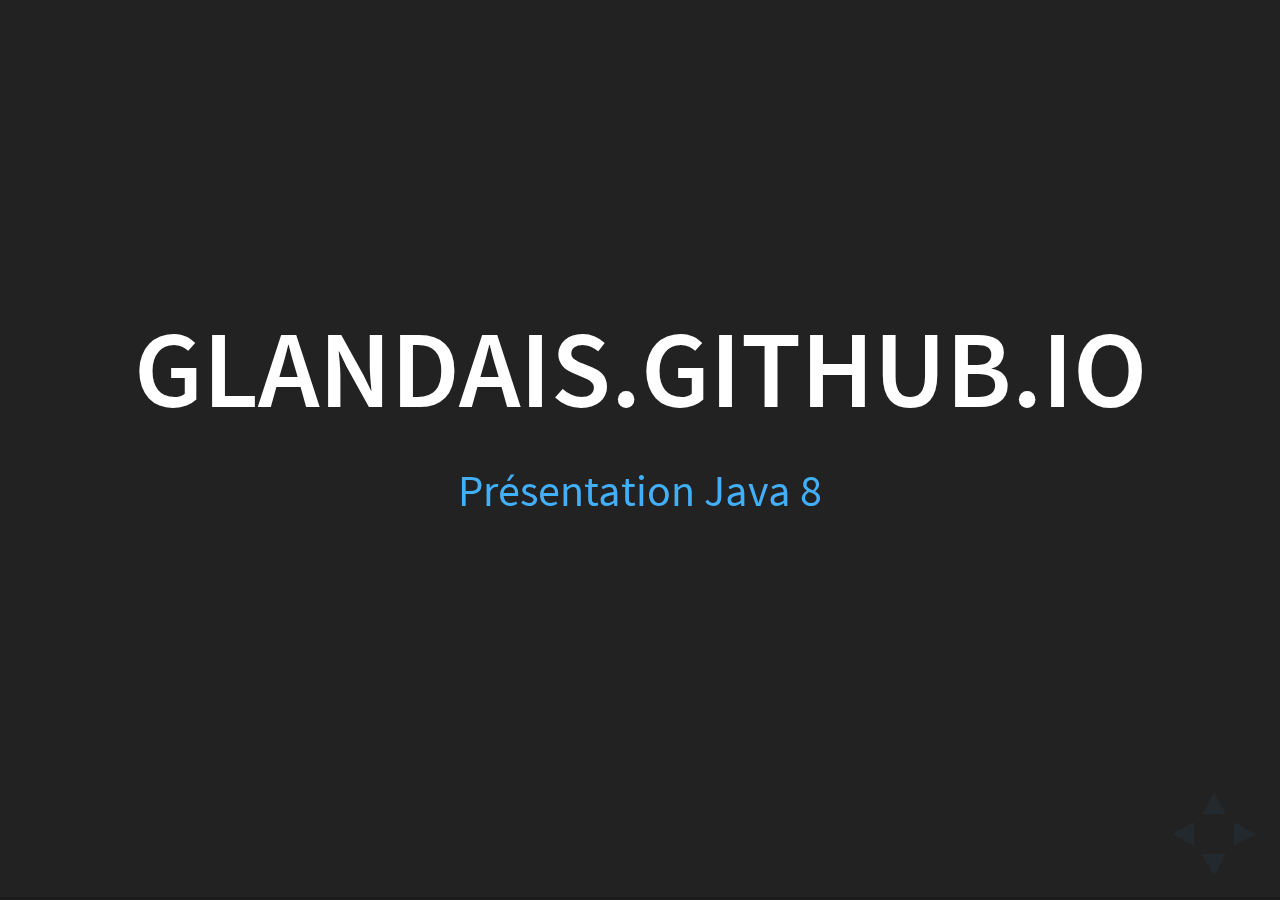
<file: index.html>
<!doctype html>
<html lang="en">

	<head>
		<meta charset="utf-8">

		<title>glandais.github.io</title>

		<meta name="description" content="A framework for easily creating beautiful presentations using HTML">
		<meta name="author" content="Hakim El Hattab">

		<meta name="apple-mobile-web-app-capable" content="yes" />
		<meta name="apple-mobile-web-app-status-bar-style" content="black-translucent" />

		<meta name="viewport" content="width=device-width, initial-scale=1.0, maximum-scale=1.0, user-scalable=no, minimal-ui">

		<link rel="stylesheet" href="css/reveal.css">
		<link rel="stylesheet" href="css/theme/black.css" id="theme">

		<!-- Code syntax highlighting -->
		<link rel="stylesheet" href="lib/css/zenburn.css">

		<!-- Printing and PDF exports -->
		<script>
			var link = document.createElement( 'link' );
			link.rel = 'stylesheet';
			link.type = 'text/css';
			link.href = window.location.search.match( /print-pdf/gi ) ? 'css/print/pdf.css' : 'css/print/paper.css';
			document.getElementsByTagName( 'head' )[0].appendChild( link );
		</script>

		<!--[if lt IE 9]>
		<script src="lib/js/html5shiv.js"></script>
		<![endif]-->
	</head>

	<body>

		<div class="reveal">

			<!-- Any section element inside of this container is displayed as a slide -->
			<div class="slides">
				<section>
					<h1>glandais.github.io</h1>
					<p>
						<a href="jug-java8">Présentation Java 8</a>
					</p>
				</section>

			</div>

		</div>

		<script src="lib/js/head.min.js"></script>
		<script src="js/reveal.js"></script>

		<script>

			// Full list of configuration options available at:
			// https://github.com/hakimel/reveal.js#configuration
			Reveal.initialize({
				controls: true,
				progress: true,
				history: true,
				center: true,

				transition: 'slide', // none/fade/slide/convex/concave/zoom

				// Optional reveal.js plugins
				dependencies: [
					{ src: 'lib/js/classList.js', condition: function() { return !document.body.classList; } },
					{ src: 'plugin/markdown/marked.js', condition: function() { return !!document.querySelector( '[data-markdown]' ); } },
					{ src: 'plugin/markdown/markdown.js', condition: function() { return !!document.querySelector( '[data-markdown]' ); } },
					{ src: 'plugin/highlight/highlight.js', async: true, condition: function() { return !!document.querySelector( 'pre code' ); }, callback: function() { hljs.initHighlightingOnLoad(); } },
					{ src: 'plugin/zoom-js/zoom.js', async: true },
					{ src: 'plugin/notes/notes.js', async: true }
				]
			});

		</script>

	</body>
</html>
</file>
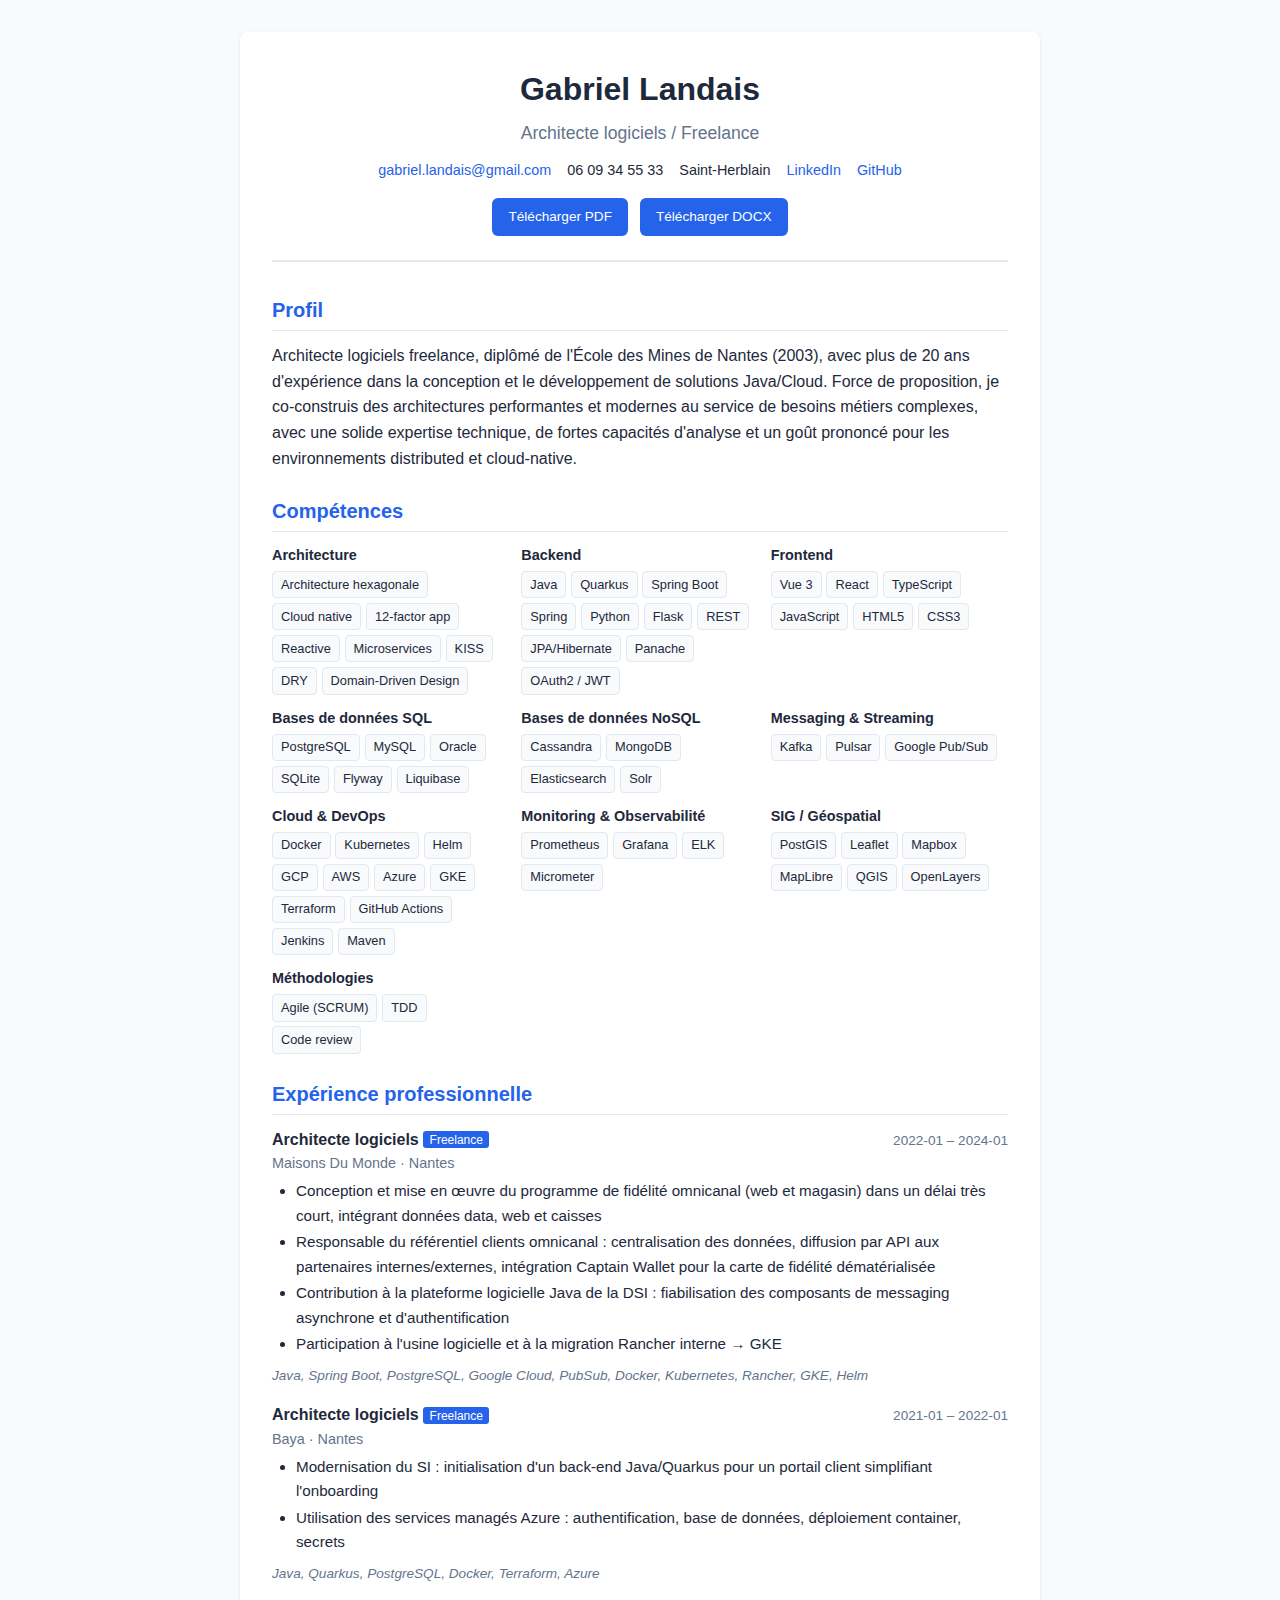
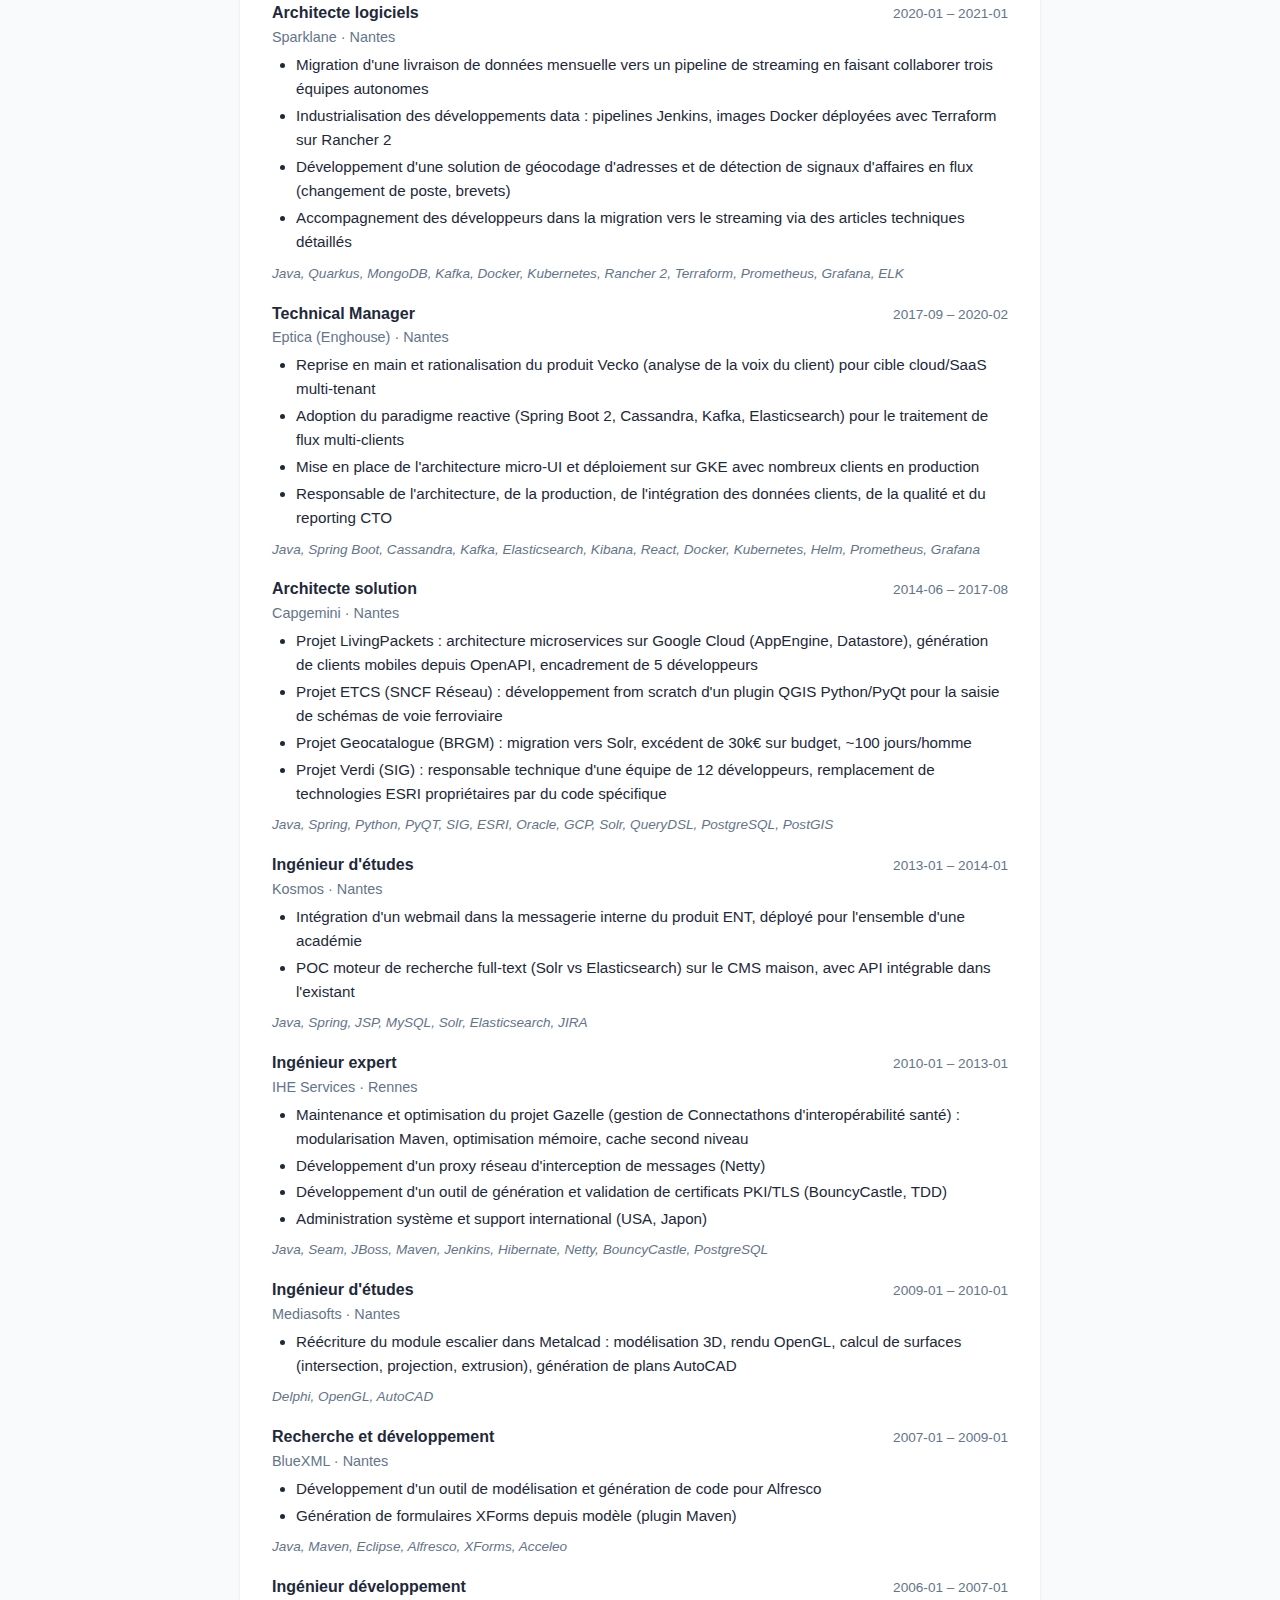
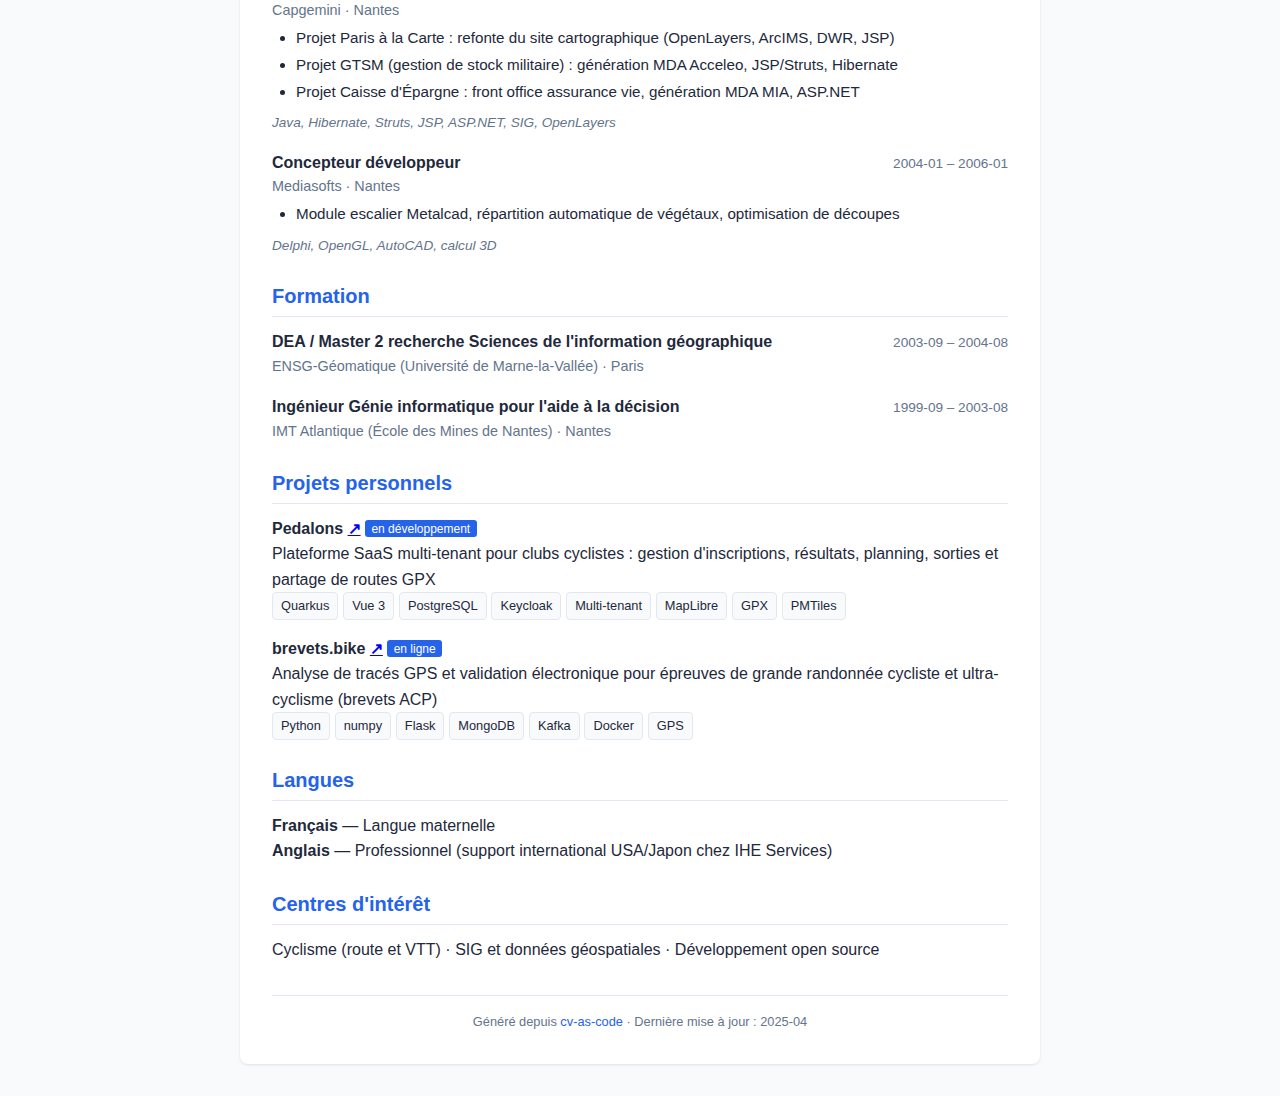
<file: docs/index.html>
<!DOCTYPE html>
<html lang="fr">
<head>
<meta charset="utf-8">
<meta name="viewport" content="width=device-width, initial-scale=1">
<title>Gabriel Landais — Architecte logiciels / Freelance</title>
<link rel="stylesheet" href="style.css">
</head>
<body>
<div class="container">
  <header>
    <h1>Gabriel Landais</h1>
    <p class="label">Architecte logiciels / Freelance</p>
    <div class="contact">
      <a href="mailto:gabriel.landais@gmail.com">gabriel.landais@gmail.com</a>
      <span>06 09 34 55 33</span>
      <span>Saint-Herblain</span>
      <a href="https://linkedin.com/in/gabriel-landais">LinkedIn</a>
      <a href="https://github.com/glandais">GitHub</a>
    </div>
    <div class="downloads">
      <a href="downloads/Gabriel_Landais_CV_FR.pdf" class="btn">Télécharger PDF</a>
      <a href="downloads/Gabriel_Landais_CV_FR.docx" class="btn">Télécharger DOCX</a>
    </div>
  </header>

  
  <section>
    <h2>Profil</h2>
    <p>Architecte logiciels freelance, diplômé de l'École des Mines de Nantes (2003),
avec plus de 20 ans d'expérience dans la conception et le développement de solutions
Java/Cloud. Force de proposition, je co-construis des architectures performantes et
modernes au service de besoins métiers complexes, avec une solide expertise technique,
de fortes capacités d'analyse et un goût prononcé pour les environnements distributed
et cloud-native.</p>
  </section>
  

  
  <section>
    <h2>Compétences</h2>
    <div class="skills-grid">
      
      <div class="skill-group">
        <h3>Architecture</h3>
        <div class="tags">
          <span class="tag">Architecture hexagonale</span><span class="tag">Cloud native</span><span class="tag">12-factor app</span><span class="tag">Reactive</span><span class="tag">Microservices</span><span class="tag">KISS</span><span class="tag">DRY</span><span class="tag">Domain-Driven Design</span>
        </div>
      </div>
      
      <div class="skill-group">
        <h3>Backend</h3>
        <div class="tags">
          <span class="tag">Java</span><span class="tag">Quarkus</span><span class="tag">Spring Boot</span><span class="tag">Spring</span><span class="tag">Python</span><span class="tag">Flask</span><span class="tag">REST</span><span class="tag">JPA/Hibernate</span><span class="tag">Panache</span><span class="tag">OAuth2 / JWT</span>
        </div>
      </div>
      
      <div class="skill-group">
        <h3>Frontend</h3>
        <div class="tags">
          <span class="tag">Vue 3</span><span class="tag">React</span><span class="tag">TypeScript</span><span class="tag">JavaScript</span><span class="tag">HTML5</span><span class="tag">CSS3</span>
        </div>
      </div>
      
      <div class="skill-group">
        <h3>Bases de données SQL</h3>
        <div class="tags">
          <span class="tag">PostgreSQL</span><span class="tag">MySQL</span><span class="tag">Oracle</span><span class="tag">SQLite</span><span class="tag">Flyway</span><span class="tag">Liquibase</span>
        </div>
      </div>
      
      <div class="skill-group">
        <h3>Bases de données NoSQL</h3>
        <div class="tags">
          <span class="tag">Cassandra</span><span class="tag">MongoDB</span><span class="tag">Elasticsearch</span><span class="tag">Solr</span>
        </div>
      </div>
      
      <div class="skill-group">
        <h3>Messaging & Streaming</h3>
        <div class="tags">
          <span class="tag">Kafka</span><span class="tag">Pulsar</span><span class="tag">Google Pub/Sub</span>
        </div>
      </div>
      
      <div class="skill-group">
        <h3>Cloud & DevOps</h3>
        <div class="tags">
          <span class="tag">Docker</span><span class="tag">Kubernetes</span><span class="tag">Helm</span><span class="tag">GCP</span><span class="tag">AWS</span><span class="tag">Azure</span><span class="tag">GKE</span><span class="tag">Terraform</span><span class="tag">GitHub Actions</span><span class="tag">Jenkins</span><span class="tag">Maven</span>
        </div>
      </div>
      
      <div class="skill-group">
        <h3>Monitoring & Observabilité</h3>
        <div class="tags">
          <span class="tag">Prometheus</span><span class="tag">Grafana</span><span class="tag">ELK</span><span class="tag">Micrometer</span>
        </div>
      </div>
      
      <div class="skill-group">
        <h3>SIG / Géospatial</h3>
        <div class="tags">
          <span class="tag">PostGIS</span><span class="tag">Leaflet</span><span class="tag">Mapbox</span><span class="tag">MapLibre</span><span class="tag">QGIS</span><span class="tag">OpenLayers</span>
        </div>
      </div>
      
      <div class="skill-group">
        <h3>Méthodologies</h3>
        <div class="tags">
          <span class="tag">Agile (SCRUM)</span><span class="tag">TDD</span><span class="tag">Code review</span>
        </div>
      </div>
      
    </div>
  </section>
  

  
  <section>
    <h2>Expérience professionnelle</h2>
    
    <article class="entry">
      <div class="entry-header">
        <h3>Architecte logiciels <span class="badge">Freelance</span></h3>
        <span class="date">2022-01 – 2024-01</span>
      </div>
      <p class="company">Maisons Du Monde · Nantes</p>
      
      <ul>
        <li>Conception et mise en œuvre du programme de fidélité omnicanal (web et magasin) dans un délai très court, intégrant données data, web et caisses</li><li>Responsable du référentiel clients omnicanal : centralisation des données, diffusion par API aux partenaires internes/externes, intégration Captain Wallet pour la carte de fidélité dématérialisée</li><li>Contribution à la plateforme logicielle Java de la DSI : fiabilisation des composants de messaging asynchrone et d'authentification</li><li>Participation à l'usine logicielle et à la migration Rancher interne → GKE</li>
      </ul>
      
      <p class="stack">Java, Spring Boot, PostgreSQL, Google Cloud, PubSub, Docker, Kubernetes, Rancher, GKE, Helm</p>
    </article>
    
    <article class="entry">
      <div class="entry-header">
        <h3>Architecte logiciels <span class="badge">Freelance</span></h3>
        <span class="date">2021-01 – 2022-01</span>
      </div>
      <p class="company">Baya · Nantes</p>
      
      <ul>
        <li>Modernisation du SI : initialisation d'un back-end Java/Quarkus pour un portail client simplifiant l'onboarding</li><li>Utilisation des services managés Azure : authentification, base de données, déploiement container, secrets</li>
      </ul>
      
      <p class="stack">Java, Quarkus, PostgreSQL, Docker, Terraform, Azure</p>
    </article>
    
    <article class="entry">
      <div class="entry-header">
        <h3>Architecte logiciels</h3>
        <span class="date">2020-01 – 2021-01</span>
      </div>
      <p class="company">Sparklane · Nantes</p>
      
      <ul>
        <li>Migration d'une livraison de données mensuelle vers un pipeline de streaming en faisant collaborer trois équipes autonomes</li><li>Industrialisation des développements data : pipelines Jenkins, images Docker déployées avec Terraform sur Rancher 2</li><li>Développement d'une solution de géocodage d'adresses et de détection de signaux d'affaires en flux (changement de poste, brevets)</li><li>Accompagnement des développeurs dans la migration vers le streaming via des articles techniques détaillés</li>
      </ul>
      
      <p class="stack">Java, Quarkus, MongoDB, Kafka, Docker, Kubernetes, Rancher 2, Terraform, Prometheus, Grafana, ELK</p>
    </article>
    
    <article class="entry">
      <div class="entry-header">
        <h3>Technical Manager</h3>
        <span class="date">2017-09 – 2020-02</span>
      </div>
      <p class="company">Eptica (Enghouse) · Nantes</p>
      
      <ul>
        <li>Reprise en main et rationalisation du produit Vecko (analyse de la voix du client) pour cible cloud/SaaS multi-tenant</li><li>Adoption du paradigme reactive (Spring Boot 2, Cassandra, Kafka, Elasticsearch) pour le traitement de flux multi-clients</li><li>Mise en place de l'architecture micro-UI et déploiement sur GKE avec nombreux clients en production</li><li>Responsable de l'architecture, de la production, de l'intégration des données clients, de la qualité et du reporting CTO</li>
      </ul>
      
      <p class="stack">Java, Spring Boot, Cassandra, Kafka, Elasticsearch, Kibana, React, Docker, Kubernetes, Helm, Prometheus, Grafana</p>
    </article>
    
    <article class="entry">
      <div class="entry-header">
        <h3>Architecte solution</h3>
        <span class="date">2014-06 – 2017-08</span>
      </div>
      <p class="company">Capgemini · Nantes</p>
      
      <ul>
        <li>Projet LivingPackets : architecture microservices sur Google Cloud (AppEngine, Datastore), génération de clients mobiles depuis OpenAPI, encadrement de 5 développeurs</li><li>Projet ETCS (SNCF Réseau) : développement from scratch d'un plugin QGIS Python/PyQt pour la saisie de schémas de voie ferroviaire</li><li>Projet Geocatalogue (BRGM) : migration vers Solr, excédent de 30k€ sur budget, ~100 jours/homme</li><li>Projet Verdi (SIG) : responsable technique d'une équipe de 12 développeurs, remplacement de technologies ESRI propriétaires par du code spécifique</li>
      </ul>
      
      <p class="stack">Java, Spring, Python, PyQT, SIG, ESRI, Oracle, GCP, Solr, QueryDSL, PostgreSQL, PostGIS</p>
    </article>
    
    <article class="entry">
      <div class="entry-header">
        <h3>Ingénieur d'études</h3>
        <span class="date">2013-01 – 2014-01</span>
      </div>
      <p class="company">Kosmos · Nantes</p>
      
      <ul>
        <li>Intégration d'un webmail dans la messagerie interne du produit ENT, déployé pour l'ensemble d'une académie</li><li>POC moteur de recherche full-text (Solr vs Elasticsearch) sur le CMS maison, avec API intégrable dans l'existant</li>
      </ul>
      
      <p class="stack">Java, Spring, JSP, MySQL, Solr, Elasticsearch, JIRA</p>
    </article>
    
    <article class="entry">
      <div class="entry-header">
        <h3>Ingénieur expert</h3>
        <span class="date">2010-01 – 2013-01</span>
      </div>
      <p class="company">IHE Services · Rennes</p>
      
      <ul>
        <li>Maintenance et optimisation du projet Gazelle (gestion de Connectathons d'interopérabilité santé) : modularisation Maven, optimisation mémoire, cache second niveau</li><li>Développement d'un proxy réseau d'interception de messages (Netty)</li><li>Développement d'un outil de génération et validation de certificats PKI/TLS (BouncyCastle, TDD)</li><li>Administration système et support international (USA, Japon)</li>
      </ul>
      
      <p class="stack">Java, Seam, JBoss, Maven, Jenkins, Hibernate, Netty, BouncyCastle, PostgreSQL</p>
    </article>
    
    <article class="entry">
      <div class="entry-header">
        <h3>Ingénieur d'études</h3>
        <span class="date">2009-01 – 2010-01</span>
      </div>
      <p class="company">Mediasofts · Nantes</p>
      
      <ul>
        <li>Réécriture du module escalier dans Metalcad : modélisation 3D, rendu OpenGL, calcul de surfaces (intersection, projection, extrusion), génération de plans AutoCAD</li>
      </ul>
      
      <p class="stack">Delphi, OpenGL, AutoCAD</p>
    </article>
    
    <article class="entry">
      <div class="entry-header">
        <h3>Recherche et développement</h3>
        <span class="date">2007-01 – 2009-01</span>
      </div>
      <p class="company">BlueXML · Nantes</p>
      
      <ul>
        <li>Développement d'un outil de modélisation et génération de code pour Alfresco</li><li>Génération de formulaires XForms depuis modèle (plugin Maven)</li>
      </ul>
      
      <p class="stack">Java, Maven, Eclipse, Alfresco, XForms, Acceleo</p>
    </article>
    
    <article class="entry">
      <div class="entry-header">
        <h3>Ingénieur développement</h3>
        <span class="date">2006-01 – 2007-01</span>
      </div>
      <p class="company">Capgemini · Nantes</p>
      
      <ul>
        <li>Projet Paris à la Carte : refonte du site cartographique (OpenLayers, ArcIMS, DWR, JSP)</li><li>Projet GTSM (gestion de stock militaire) : génération MDA Acceleo, JSP/Struts, Hibernate</li><li>Projet Caisse d'Épargne : front office assurance vie, génération MDA MIA, ASP.NET</li>
      </ul>
      
      <p class="stack">Java, Hibernate, Struts, JSP, ASP.NET, SIG, OpenLayers</p>
    </article>
    
    <article class="entry">
      <div class="entry-header">
        <h3>Concepteur développeur</h3>
        <span class="date">2004-01 – 2006-01</span>
      </div>
      <p class="company">Mediasofts · Nantes</p>
      
      <ul>
        <li>Module escalier Metalcad, répartition automatique de végétaux, optimisation de découpes</li>
      </ul>
      
      <p class="stack">Delphi, OpenGL, AutoCAD, calcul 3D</p>
    </article>
    
  </section>
  

  
  <section>
    <h2>Formation</h2>
    
    <article class="entry">
      <div class="entry-header">
        <h3>DEA / Master 2 recherche Sciences de l'information géographique</h3>
        <span class="date">2003-09 – 2004-08</span>
      </div>
      <p class="company">ENSG-Géomatique (Université de Marne-la-Vallée) · Paris</p>
    </article>
    
    <article class="entry">
      <div class="entry-header">
        <h3>Ingénieur Génie informatique pour l'aide à la décision</h3>
        <span class="date">1999-09 – 2003-08</span>
      </div>
      <p class="company">IMT Atlantique (École des Mines de Nantes) · Nantes</p>
    </article>
    
  </section>
  

  
  <section>
    <h2>Projets personnels</h2>
    
    <article class="entry">
      <h3>Pedalons <a href="https://pedalons.fr">↗</a> <span class="badge">en développement</span></h3>
      <p>Plateforme SaaS multi-tenant pour clubs cyclistes : gestion d'inscriptions, résultats, planning, sorties et partage de routes GPX</p>
      
      <div class="tags"><span class="tag">Quarkus</span><span class="tag">Vue 3</span><span class="tag">PostgreSQL</span><span class="tag">Keycloak</span><span class="tag">Multi-tenant</span><span class="tag">MapLibre</span><span class="tag">GPX</span><span class="tag">PMTiles</span></div>
      
    </article>
    
    <article class="entry">
      <h3>brevets.bike <a href="https://www.brevets.bike">↗</a> <span class="badge">en ligne</span></h3>
      <p>Analyse de tracés GPS et validation électronique pour épreuves de grande randonnée cycliste et ultra-cyclisme (brevets ACP)</p>
      
      <div class="tags"><span class="tag">Python</span><span class="tag">numpy</span><span class="tag">Flask</span><span class="tag">MongoDB</span><span class="tag">Kafka</span><span class="tag">Docker</span><span class="tag">GPS</span></div>
      
    </article>
    
  </section>
  

  
  <section>
    <h2>Langues</h2>
    
    <p><strong>Français</strong> — Langue maternelle</p>
    
    <p><strong>Anglais</strong> — Professionnel (support international USA/Japon chez IHE Services)</p>
    
  </section>
  

  
  <section>
    <h2>Centres d'intérêt</h2>
    <p>Cyclisme (route et VTT) · SIG et données géospatiales · Développement open source</p>
  </section>
  

  <footer>
    <p>Généré depuis <a href="https://github.com/glandais/glandais.github.io">cv-as-code</a> · Dernière mise à jour : 2025-04</p>
  </footer>
</div>
</body>
</html>
</file>
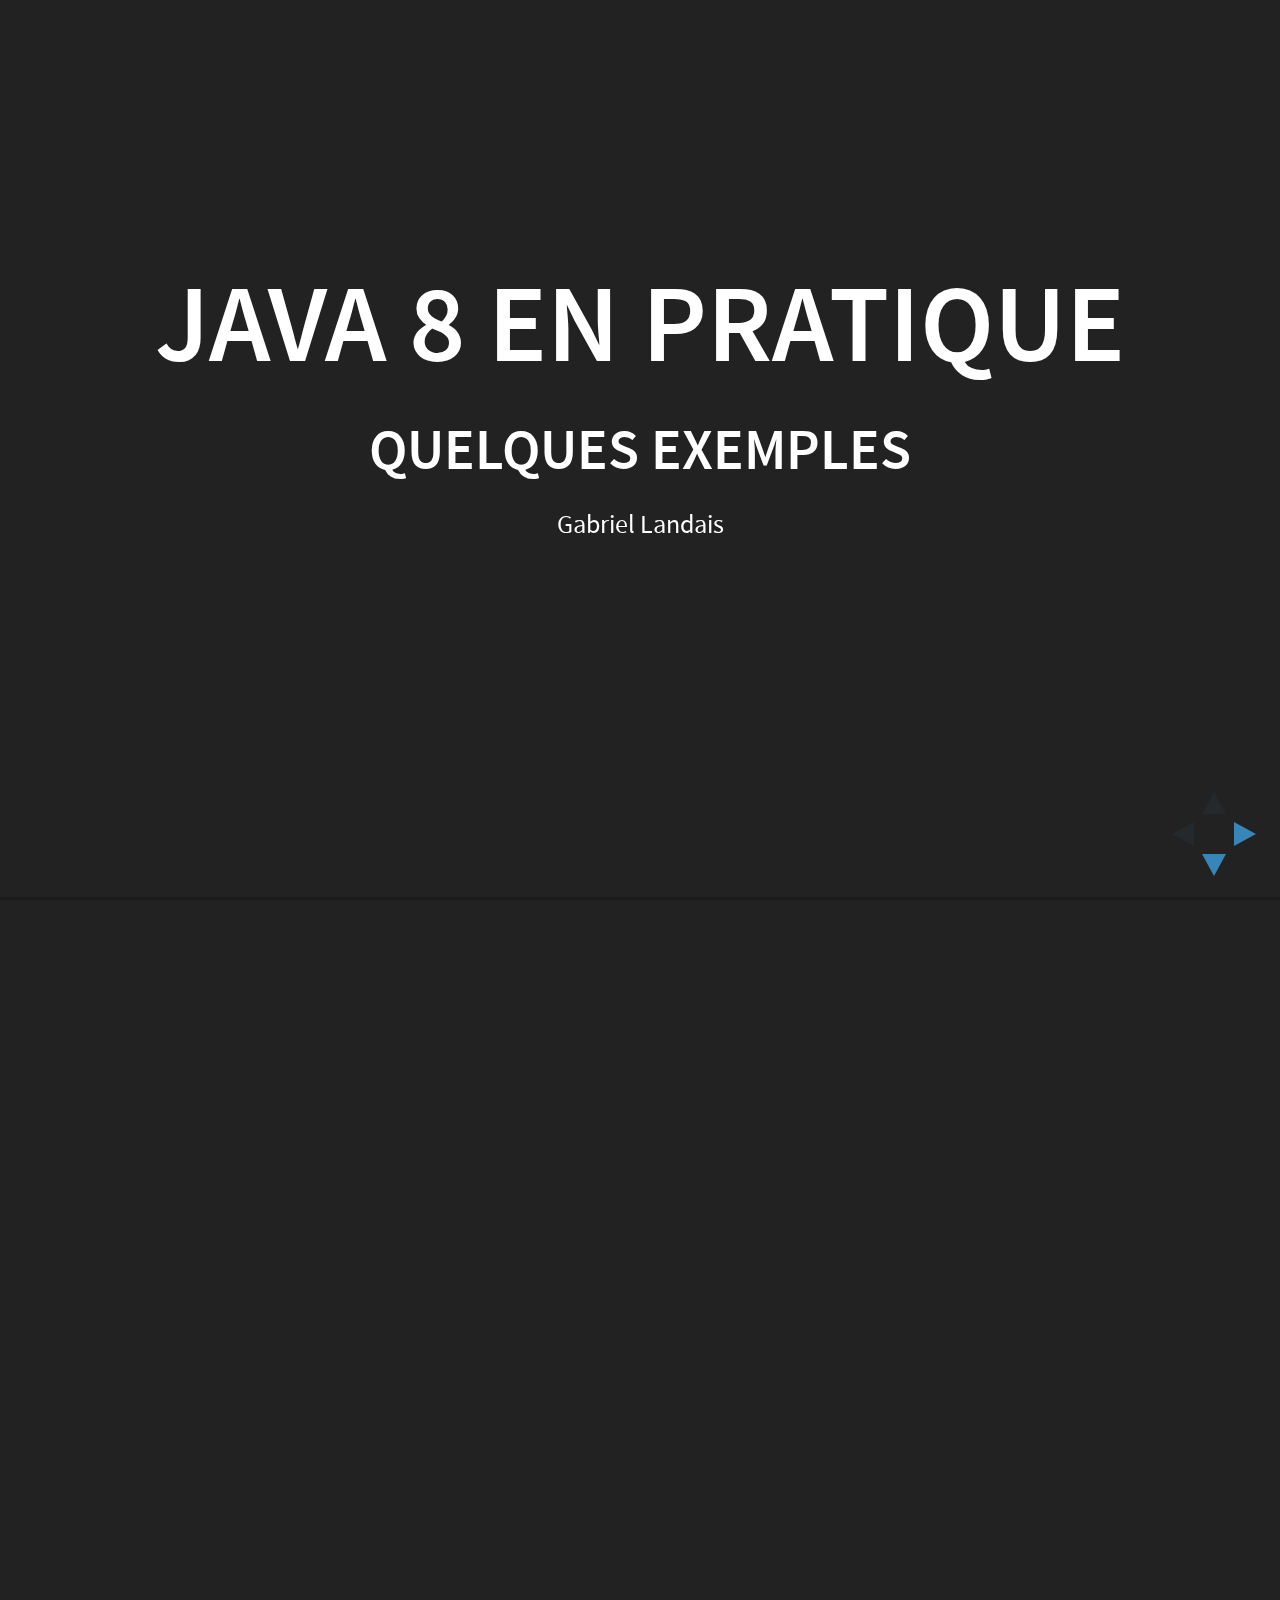
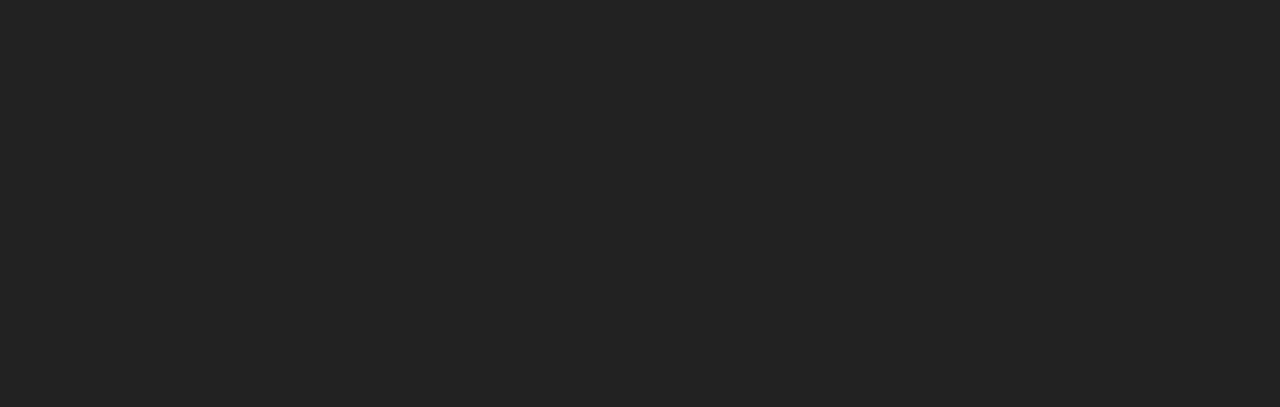
<file: jug-java8/index.html>
<!doctype html>
<html lang="en">

	<head>
		<meta charset="utf-8">

		<title>Java 8 en pratique</title>

		<meta name="description" content="Java 8 en pratique">
		<meta name="author" content="Gabriel Landais">

		<meta name="apple-mobile-web-app-capable" content="yes" />
		<meta name="apple-mobile-web-app-status-bar-style" content="black-translucent" />

		<meta name="viewport" content="width=device-width, initial-scale=1.0, maximum-scale=1.0, user-scalable=no, minimal-ui">

		<link rel="stylesheet" href="css/reveal.css">
		<link rel="stylesheet" href="css/theme/black.css" id="theme">
		<!--
		<link rel="stylesheet" href="css/theme/league.css" id="theme">
		<link rel="stylesheet" href="css/theme/solarized.css" id="theme">
		-->

		<!-- Code syntax highlighting -->
		<link rel="stylesheet" href="lib/css/zenburn.css">

		<!-- Printing and PDF exports -->
		<script>
			var link = document.createElement( 'link' );
			link.rel = 'stylesheet';
			link.type = 'text/css';
			link.href = window.location.search.match( /print-pdf/gi ) ? 'css/print/pdf.css' : 'css/print/paper.css';
			document.getElementsByTagName( 'head' )[0].appendChild( link );
		</script>

		<!--[if lt IE 9]>
		<script src="lib/js/html5shiv.js"></script>
		<![endif]-->
	</head>

	<body>

		<div class="reveal">

			<div class="slides">
				<section>
				<section id="titre">
					<h1>Java 8 en pratique</h1>
					<h3>Quelques exemples</h3>
					<p>
						<small>Gabriel Landais</small>
					</p>
				</section>

				<section id="intro">
					<h2>Java 8</h2>
					<ul>
						<li>Présentation par José Paumard le 4 décembre 2013</li>
						<li class="fragment">Disponible depuis le 18 mars 2014</li>
						<li class="fragment">stream() et λ</li>
						<li class="fragment">Date / Time <span class="fragment">(Joda-Time)</span></li>
					</ul>

					<aside class="notes">
						Présentation par José Paumard le 4 décembre 2013
						Disponible depuis le 18 mars 2014
						stream() et λ
						Date / Time (Joda-Time)
					</aside>
				</section>
				
				<section id="objectifs">
					<h2>Objectif</h2>
					<ul>
						<li>Présenter le quickie tiré au sort en décembre</li>
						<li class="fragment">Utiliser Java8 dans un cas concret</li>
						<li class="fragment">Deux semaines pour préparer</li>
						<li class="fragment">Calculateur d'itinéraire sur réseau TAN</li>
						<li class="fragment">Focus sur l'API Stream</li>
					</ul>

					<aside class="notes">
						Présenter le quickie tiré au sort en décembre
						Utiliser Java8 dans un cas concret
						Deux semaines pour préparer depuis 0
						Calculateur d'itinéraire sur réseau TAN
						Focus sur l'API Stream
					</aside>
				</section>

				</section>

				<section>
				<section id="presentation">
					<h2>Stream : Présentation</h2>
					<img src="stream.jpg" width="100%" />
					<ul>
						<li>Flux de données</li>
						<li>Parallélisable sous certaines conditions</li>
						<li>Utilisation de fonctions sans classe dédiée</li>
					</ul>
					<aside class="notes">
						Notes
					</aside>
				</section>

				<section id="exemple0">
					<h2>Stream : Présentation</h2>
					<img src="stream.jpg" width="100%" />
					<p></p>
					<pre><code data-trim>
list.stream()
	.filter(p -> p.age > 18)
	.sort((p1, p2) ->
		(Integer.compare(p1.salaire, p2.salaire)))
	.flatMap(p -> p.parents.stream())
	.forEach(p -> System.out.println(p));
</code></pre>
					<aside class="notes">
						Notes
					</aside>
				</section>

				<section id="initialisation">
					<h2>stream() : initialisation</h2>
					<ul>
						<li>Création d'un flux à partir d'une source de données, ne peut être utilisé qu'une fois</li>
						<li>Lazy loading : les données ne sont pas chargés à la construction du stream</li>
						<li class="fragment"><code>collection.stream()</code> : flux des éléments de la collection</li>
						<li class="fragment"><code>Files.lines(path)</code> : flux des lignes d'un fichier</li>
						<li class="fragment"><code>IntStream.iterate(1, i -&gt; i + 1)</code> : flux auto incrémenté</li>
					</ul>

					<aside class="notes">
						Création d'un flux à partir d'une source de données, ne peut être utilisé qu'une fois
						Lazy loading : les données ne sont pas chargés à la construction du stream
						collection.stream() : flux des éléments de la collection
						Files.lines(path) : flux des lignes d'un fichier
						IntStream.iterate(1, i -&gt; i + 1) : flux auto incrémenté
					</aside>
				</section>


				<section id="operations">
					<h2>stream() : opérations</h2>
					<ul>
						<li>Création d'un nouveau flux</li>
						<li>Utilisations de fonctions, nouvelle syntaxe Java 8</li>
						<li><code>stream.filter(i -&gt; i > 10)</code> : uniquement les éléments supérieurs à 10</li>
						<li class="fragment" data-fragment-index="1"><code>stream.map(i -&gt; i * 2)</code> : doublement de chaque valeur</li>
						<li class="fragment" data-fragment-index="2"><code>stream.sorted()</code> : tri naturel</li>
						<li class="fragment" data-fragment-index="2"><code>stream.distinct()</code> : sans doublon</li>
					</ul>

					<aside class="notes">
						<li>Création d'un nouveau flux</li>
						<li>Utilisations de fonctions, nouvelle syntaxe Java 8</li>
						<li<code>stream.filter(i -&gt; i > 10)</code> : uniquement les éléments supérieurs à 10</li>
						<li class="fragment" data-fragment-index="1"><code>stream.map(i -&gt; i * 2)</code> : doublement de chaque valeur</li>
						<li class="fragment" data-fragment-index="2"><code>stream.sorted()</code> : tri naturel</li>
						<li class="fragment" data-fragment-index="2"><code>stream.distinct()</code> : sans doublon</li>
					</aside>
				</section>


				<section id="resultat">
					<h2>stream() : résultat</h2>
					<ul>
						<li>Aggrégation du flux</li>
						<li class="fragment"><code>s.count()</code> : nombre d'éléments</li>
						<li class="fragment"><code>s.reduce(0, p -> p.age, Integer::sum)</code> : somme des âges</li>
						<li class="fragment"><code>s.collect(Collectors.toList())</code> : Création d'une liste</li>
						<li class="fragment"><code>s.collect(Collectors.toArray(sz -&gt; new E[sz]))</code> : Création d'un tableau</li>
						<li class="fragment"><code>s.collect(Collectors.toMap(p -&gt; p.nom, p -&gt; p.age))</code> : Création d'une map</li>
						<li class="fragment"><code>s.collect(Collectors.groupingBy(p -&gt; p.age))</code> : Regroupement des éléments par âge dans une map</li>
					</ul>

					<aside class="notes">
						Notes
					</aside>
				</section>

				<section id="legacy">
					<h2>Quelques fonctions bien pratiques</h2>
					<ul>
						<li>list.forEach(v -&gt; ...)</li>
						<li>map.forEach((k, v) -&gt; ...)</li>
						<li>Arrays.asStream(tableau)</li>
					</ul>

					<aside class="notes">
						Notes
					</aside>
				</section>
				</section>

				<section>
					<section>
						<p>Exemple 1 : legacy</p>
						<p>Concaténation de chaines avec un séparateur virgule</p>
						<pre class="fragment"><code data-trim>
boolean first = true;
String resultat = "";
for (String string : strings) {
	if (!first) {
		resultat = resultat + ", ";
	}
	resultat = resultat + string;
	first = false;
}
System.out.println(resultat);
						</code></pre>
					</section>
				
					<section>
						<p>Exemple 1 : Java 8</p>
						<pre><code data-trim>
resultat = strings.stream().collect(Collectors.joining(", "));
System.out.println(resultat);
						</code></pre>
					</section>
				</section>

				<section>
					<section>
						<p>Exemple 2 : legacy</p>
						<p>Lecture et traitement d'un fichier CSV</p>
						<pre class="fragment"><code data-trim>
Map&lt;String, String&gt; lignes = new HashMap&lt;&gt;();
BufferedReader br = new BufferedReader(new FileReader(csvFile));
String line;
boolean first = true;
while ((line = br.readLine()) != null) {
	if (!first) {
		String[] split = line.split(",");
		lignes.put(split[0], split[2]);
	}
	first = false;
}
br.close();
for (Entry&lt;String, String&gt; entry : lignes.entrySet()) {
	System.out.println(entry.getKey() + " : " + entry.getValue());
}
						</code></pre>
					</section>
				
					<section>
						<p>Exemple 2 : Java 8</p>
						<pre><code data-trim>
try (Stream&lt;String&gt; lines = Files.lines(csvFile.toPath())) {
	Map&lt;String, String&gt; resultat = lines.skip(1)
			.map(s -&gt; s.split(","))
			.collect(
				Collectors.toMap(s -&gt; s[0], s -&gt; s[2])
			);
	resultat.forEach((r, n) -&gt; System.out.println(r + " : " + n));
}
						</code></pre>
					</section>

				</section>

				<section>
					<section>
						<p>Exemple 3 : legacy</p>
						<p>Parcours récursif d'un dossier</p>
						<pre class="fragment"><code data-trim>
File racine = new File(".");
scan(racine);

private static void scan(File file) {
	File[] files = file.listFiles();
	for (File child : files) {
		if (!child.getName().startsWith(".")) {
			if (child.isDirectory()) {
				scan(child);
			} else if (child.getName().endsWith(".java")) {
				System.out.println(child.getAbsolutePath());
			}
		}
	}
}
						</code></pre>
					</section>
				
					<section>
						<p>Exemple 3 : Java 8</p>
						<pre><code data-trim>
try (Stream&lt;Path&gt; files = Files.walk(racine.toPath())) {
	files.filter(p -&gt; p.getFileName().toString()
		.endsWith(".java")).forEach(System.out::println);
}
						</code></pre>
					</section>

				</section>

				<section>
					<section>
						<p>Exemple 4</p>
						<p>Recherche des stations physiques par nom sur le réseau de la TAN</p>
						<p>Trié par nombre de stations puis par nom de l'arrêt</p>
						<p>Première étape :</p>
						<pre><code data-trim>
Map&lt;String, List&lt;Stop&gt;&gt; stops = gtfsDao.getAllStops().stream()
		.collect(Collectors.groupingBy(stop -&gt; stop.getName()));
						</code></pre>
					</section>

					<section>
						<p>Exemple 4</p>
						<p>Seconde étape : trié par nombre de stations puis par nom de l'arrêt</p>
						<pre><code data-trim>
Comparator&lt;Entry&lt;String, List&lt;Stop&gt;&gt;&gt; comparator1 =
	(e1, e2) -&gt;
		-Integer.compare(e1.getValue().size(), e2.getValue().size());
Collator collator = Collator.getInstance();
collator.setStrength(Collator.PRIMARY);
Comparator&lt;Entry&lt;String, List&lt;Stop&gt;&gt;&gt; comparator2 =
	(e1, e2) -&gt;
		collator.compare(e1.getKey(), e2.getKey());

stops.entrySet().stream()
	.sorted(comparator1.thenComparing(comparator2))
	.forEach(e -&gt;
		System.out.println(e.getKey() + " " + e.getValue().size()));
						</code></pre>
					</section>
					<section>
						<p>Exemple 4</p>
						<p>Variante : premiers départs par arrêt</p>
						<pre><code data-trim>
Comparator&lt;StopTime&gt; comparateur =
	(st1, st2) -&gt;
		Integer.compare(st1.getDepartureTime(), st2.getDepartureTime());

Map&lt;String, Optional&lt;StopTime&gt;&gt; stopsMap =
	gtfsDao.getAllStopTimes()
	.stream().collect(Collectors.groupingBy(
		st -&gt; st.getStop().getName(),
		Collectors.minBy(comparateur)));

stopsMap.values().stream().map(ost -&gt; ost.get())
	.forEach(st -&gt; System.out.println(st));
						</code></pre>
					</section>

				</section>
					
				<section>
				<section>
					<h2>Exemple complet : entrants</h2>
					<ul>
						<li><a href="http://data.nantes.fr">data.nantes.fr</a> pour la TAN (format GTFS)</li>
						<li><a href="https://mapzen.com/metro-extracts/">metro-extracts</a> pour l'extrait OpenStreetMap sur Nantes</li>
						<li><a href="https://github.com/OneBusAway/onebusaway-gtfs-modules">onebusaway-gtfs</a> pour parser le GTFS</li>
						<li><a href="https://graphhopper.com/">Graphhopper</a> pour les itinéraires piétons</li>
					</ul>
				</section>
				<section>
					<h2>Exemple complet : résultat</h2>
					<ul>
						<li>Demande d'un itinéraire entre deux noms de station, avec une date et une heure de départ</li>
						<li>Retourne le meilleur résultat, en combinant marche à pied et transports en commun</li>
						<li>Exporte le résultat dans Google Earth</li>
						<li>Pas très optimisé...</li>
					</ul>
				</section>
				
				<section data-background="image1.jpg">
				</section>
				<section data-background="image2.jpg">
				</section>
				<section data-background="image3.jpg">
				</section>

				</section>

				<section>
				<section>
					<h2>Conclusion : problématiques</h2>
					<ul>
						<li>Passage de l'impératif au fonctionnel</li>
						<li class="fragment">Nouvelles écritures du code</li>
						<li class="fragment">Nouvelles APIs à connaître</li>
						<li class="fragment">Nouveaux problèmes!</li>
						<li class="fragment">Difficulté pour debugger</li>
						<li class="fragment">Utilisation du processeur au détriment de la mémoire</li>
					</ul>
					
					<aside class="notes">
						Impossible de réutiliser un flux...
					</aside>
				</section>
				<section>
					<h2>Conclusion : avantages</h2>
					<ul>
						<li>Réduction du nombre de lignes de codes</li>
						<li class="fragment">Donc d'erreurs!</li>
						<li class="fragment">Adapté au traitement de volumes moyens</li>
						<li class="fragment">Prototypage plus rapide</li>
					</ul>
				</section>
				</section>

				<section id="questions">
					<h3>Questions?</h3>
					<ul>
						<li>Slides : <a href="https://glandais.github.io/jug-java8">https://glandais.github.io/jug-java8</a></li>
						<li>Code : <a href="https://github.com/glandais/jug-java8">https://github.com/glandais/jug-java8</a></li>
					<ul>
				</section>

			</div>

		</div>

		<script src="lib/js/head.min.js"></script>
		<script src="js/reveal.js"></script>

		<script>

			// Full list of configuration options available at:
			// https://github.com/hakimel/reveal.js#configuration
			Reveal.initialize({
				controls: true,
				progress: true,
				history: true,
				center: true,

				transition: 'slide', // none/fade/slide/convex/concave/zoom

				keyboard: {
					33: 'prev',
					34: 'next',
				},
  
				// Optional reveal.js plugins
				dependencies: [
					{ src: 'lib/js/classList.js', condition: function() { return !document.body.classList; } },
					{ src: 'plugin/markdown/marked.js', condition: function() { return !!document.querySelector( '[data-markdown]' ); } },
					{ src: 'plugin/markdown/markdown.js', condition: function() { return !!document.querySelector( '[data-markdown]' ); } },
					{ src: 'plugin/highlight/highlight.js', async: true, condition: function() { return !!document.querySelector( 'pre code' ); }, callback: function() { hljs.initHighlightingOnLoad(); } },
					{ src: 'plugin/zoom-js/zoom.js', async: true },
					{ src: 'plugin/notes/notes.js', async: true }
				]
			});

		</script>

	</body>
</html>
</file>
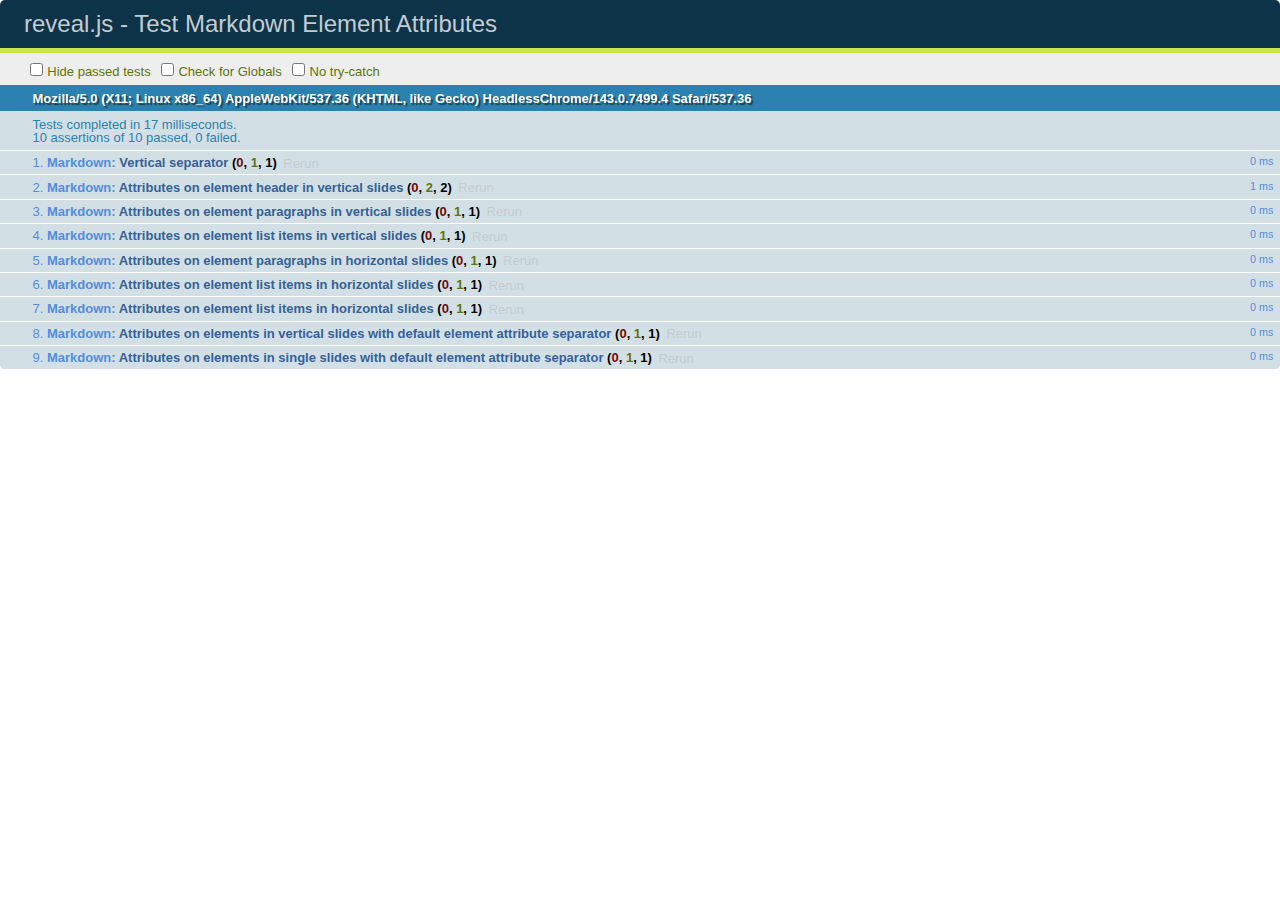
<file: test/test-markdown-element-attributes.html>
<!doctype html>
<html lang="en">

	<head>
		<meta charset="utf-8">

		<title>reveal.js - Test Markdown Element Attributes</title>

		<link rel="stylesheet" href="../css/reveal.css">
		<link rel="stylesheet" href="qunit-1.12.0.css">
	</head>

	<body style="overflow: auto;">

		<div id="qunit"></div>
		<div id="qunit-fixture"></div>

		<div class="reveal" style="display: none;">

			<div class="slides">

				<!-- <section data-markdown="example.md" data-separator="^\n\n\n" data-separator-vertical="^\n\n"></section> -->

				<!-- Slides are separated by newline + three dashes + newline, vertical slides identical but two dashes -->
				<section data-markdown data-separator="^\n---\n$" data-separator-vertical="^\n--\n$" data-element-attributes="{_\s*?([^}]+?)}">>
					<script type="text/template">
						## Slide 1.1
						<!-- {_class="fragment fade-out" data-fragment-index="1"} -->

						--

						## Slide 1.2
						<!-- {_class="fragment shrink"} -->

						Paragraph 1
						<!-- {_class="fragment grow"} -->

						Paragraph 2
						<!-- {_class="fragment grow"} -->

						- list item 1 <!-- {_class="fragment roll-in"} -->
						- list item 2 <!-- {_class="fragment roll-in"} -->
						- list item 3 <!-- {_class="fragment roll-in"} -->


						---

						## Slide 2


						Paragraph 1.2  
						multi-line <!-- {_class="fragment highlight-red"} -->

						Paragraph 2.2 <!-- {_class="fragment highlight-red"} -->

						Paragraph 2.3 <!-- {_class="fragment highlight-red"} -->

						Paragraph 2.4 <!-- {_class="fragment highlight-red"} -->

						- list item 1 <!-- {_class="fragment highlight-green"} -->
						- list item 2<!-- {_class="fragment highlight-green"} -->
						- list item 3<!-- {_class="fragment highlight-green"} -->
						- list item 4
						<!-- {_class="fragment highlight-green"} -->
						- list item 5<!-- {_class="fragment highlight-green"} -->

						Test

						![Example Picture](examples/assets/image2.png)
						<!-- {_class="reveal stretch"} -->

					</script>
				</section>



				<section 	data-markdown data-separator="^\n\n\n"
									data-separator-vertical="^\n\n"
									data-separator-notes="^Note:"
									data-charset="utf-8">
					<script type="text/template">
						# Test attributes in Markdown with default separator
						## Slide 1 Def <!-- .element: class="fragment highlight-red" data-fragment-index="1" -->


						## Slide 2 Def
						<!-- .element: class="fragment highlight-red" -->

					</script>
				</section>

				<section data-markdown>
				  <script type="text/template">
					## Hello world
					A paragraph
					<!-- .element: class="fragment highlight-blue" -->
				  </script>
				</section>

				<section data-markdown>
				  <script type="text/template">
					## Hello world

					Multiple  
					Line
					<!-- .element: class="fragment highlight-blue" -->
				  </script>
				</section>

				<section data-markdown>
				  <script type="text/template">
					## Hello world

					Test<!-- .element: class="fragment highlight-blue" -->

					More Test
				  </script>
				</section>


			</div>

		</div>

		<script src="../lib/js/head.min.js"></script>
		<script src="../js/reveal.js"></script>
		<script src="../plugin/markdown/marked.js"></script>
		<script src="../plugin/markdown/markdown.js"></script>
		<script src="qunit-1.12.0.js"></script>

		<script src="test-markdown-element-attributes.js"></script>

	</body>
</html>
</file>
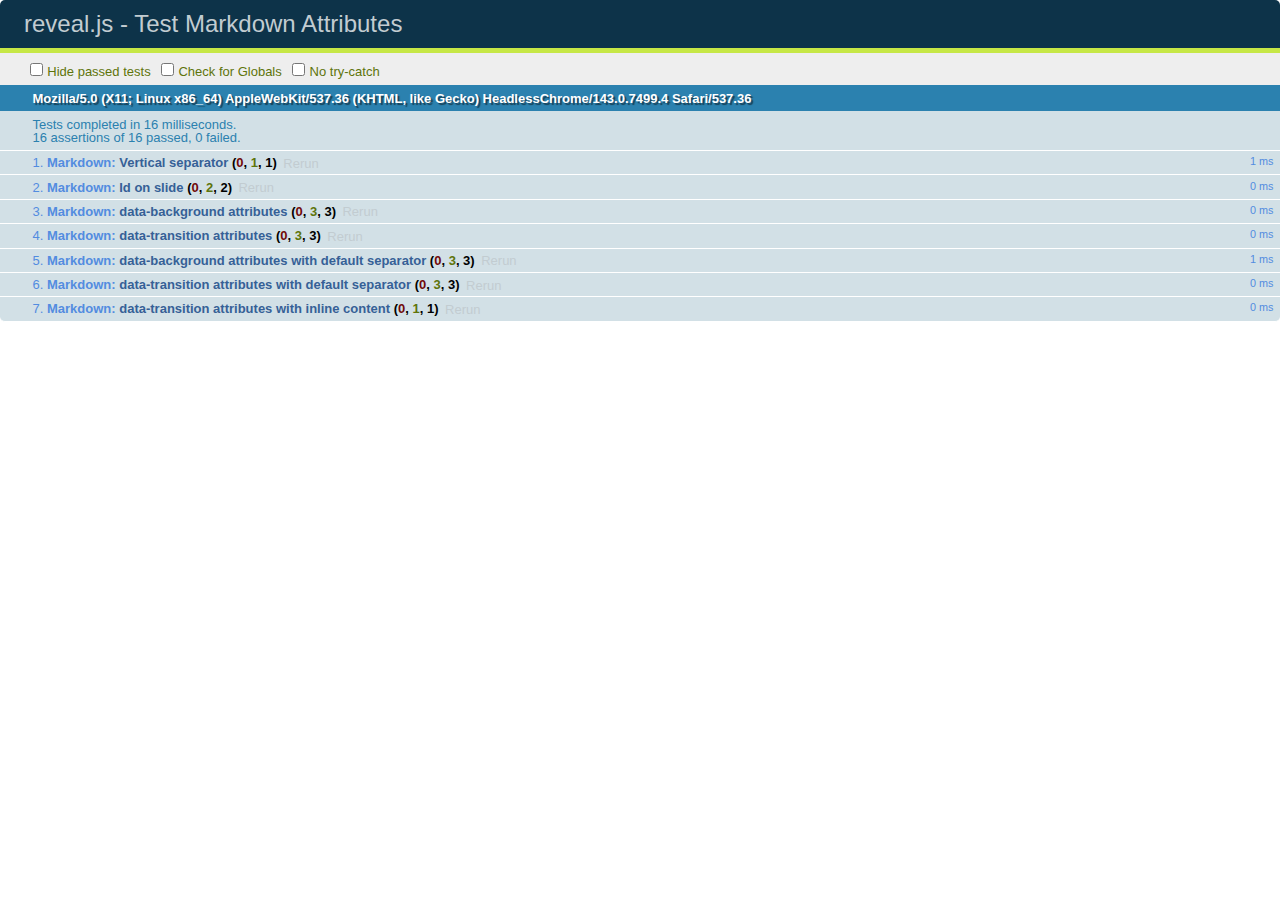
<file: test/test-markdown-slide-attributes.html>
<!doctype html>
<html lang="en">

	<head>
		<meta charset="utf-8">

		<title>reveal.js - Test Markdown Attributes</title>

		<link rel="stylesheet" href="../css/reveal.css">
		<link rel="stylesheet" href="qunit-1.12.0.css">
	</head>

	<body style="overflow: auto;">

		<div id="qunit"></div>
		<div id="qunit-fixture"></div>

		<div class="reveal" style="display: none;">

			<div class="slides">

				<!-- <section data-markdown="example.md" data-separator="^\n\n\n" data-separator-vertical="^\n\n"></section> -->

				<!-- Slides are separated by three lines, vertical slides by two lines, attributes are one any line starting with (spaces and) two dashes -->
				<section 	data-markdown data-separator="^\n\n\n"
									data-separator-vertical="^\n\n"
									data-separator-notes="^Note:"
									data-attributes="--\s(.*?)$"
									data-charset="utf-8">
					<script type="text/template">
						# Test attributes in Markdown
						## Slide 1



						## Slide 2
						<!-- -- id="slide2" data-transition="zoom" data-background="#A0C66B" -->


						## Slide 2.1
						<!-- -- data-background="#ff0000" data-transition="fade" -->


						## Slide 2.2
						[Link to Slide2](#/slide2)



						## Slide 3
						<!-- -- data-transition="zoom" data-background="#C6916B" -->



						## Slide 4
					</script>
				</section>

				<section 	data-markdown data-separator="^\n\n\n"
									data-separator-vertical="^\n\n"
									data-separator-notes="^Note:"
									data-charset="utf-8">
					<script type="text/template">
						# Test attributes in Markdown with default separator
						## Slide 1 Def



						## Slide 2 Def
						<!-- .slide: id="slide2def" data-transition="concave" data-background="#A7C66B" -->


						## Slide 2.1 Def
						<!-- .slide: data-background="#f70000" data-transition="page" -->


						## Slide 2.2 Def
						[Link to Slide2](#/slide2def)



						## Slide 3 Def
						<!-- .slide: data-transition="concave" data-background="#C7916B" -->



						## Slide 4
					</script>
				</section>

				<section data-markdown>
					<script type="text/template">
						<!-- .slide: data-background="#ff0000" -->
						## Hello world
					</script>
				</section>

				<section data-markdown>
					<script type="text/template">
						## Hello world
						<!-- .slide: data-background="#ff0000" -->
					</script>
				</section>

				<section data-markdown>
					<script type="text/template">
						## Hello world

						Test
						<!-- .slide: data-background="#ff0000" -->

						More Test
					</script>
				</section>

			</div>

		</div>

		<script src="../lib/js/head.min.js"></script>
		<script src="../js/reveal.js"></script>
		<script src="../plugin/markdown/marked.js"></script>
		<script src="../plugin/markdown/markdown.js"></script>
		<script src="qunit-1.12.0.js"></script>

		<script src="test-markdown-slide-attributes.js"></script>

	</body>
</html>
</file>
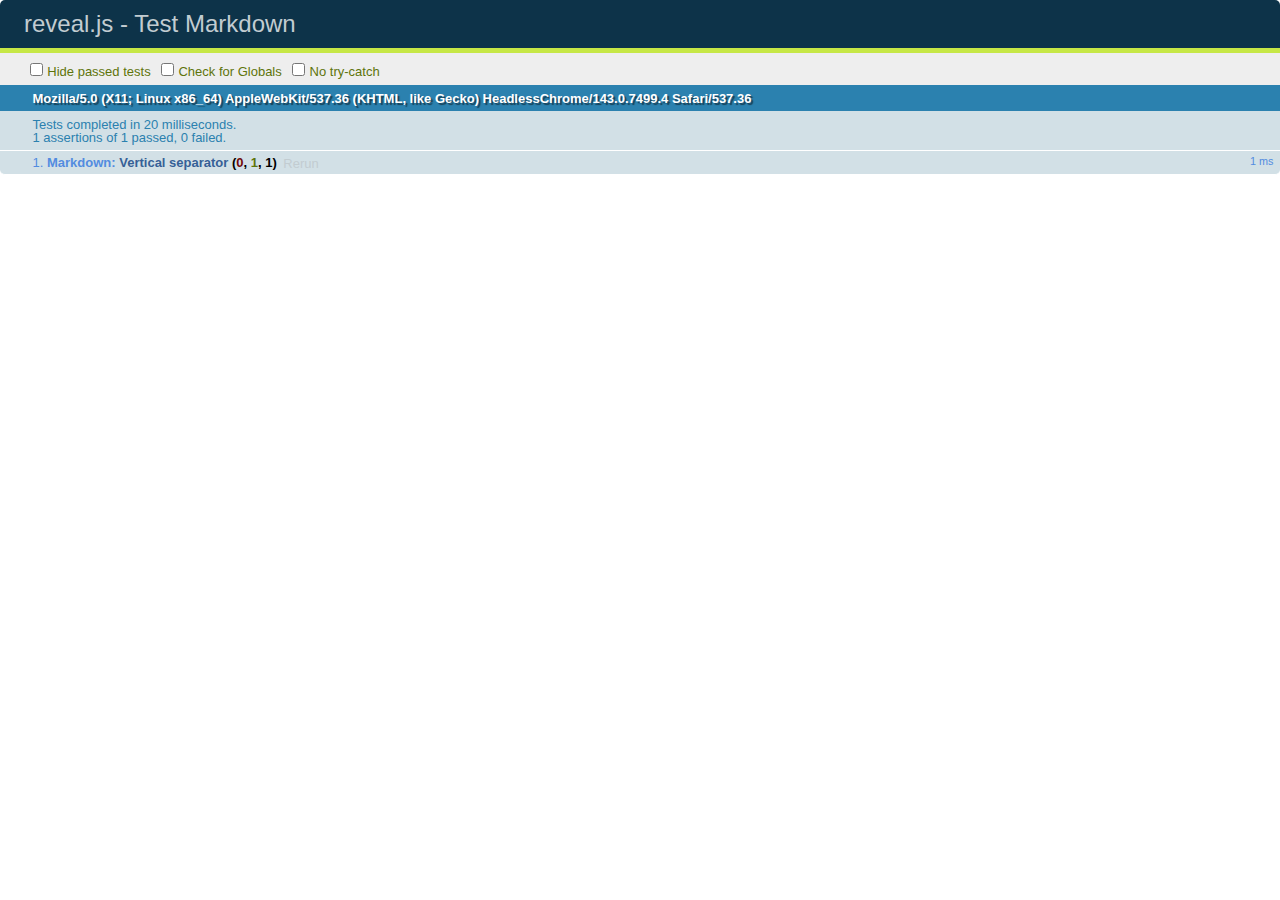
<file: test/test-markdown.html>
<!doctype html>
<html lang="en">

	<head>
		<meta charset="utf-8">

		<title>reveal.js - Test Markdown</title>

		<link rel="stylesheet" href="../css/reveal.css">
		<link rel="stylesheet" href="qunit-1.12.0.css">
	</head>

	<body style="overflow: auto;">

		<div id="qunit"></div>
  		<div id="qunit-fixture"></div>

		<div class="reveal" style="display: none;">

			<div class="slides">

				<!-- <section data-markdown="example.md" data-separator="^\n\n\n" data-separator-vertical="^\n\n"></section> -->

				<!-- Slides are separated by newline + three dashes + newline, vertical slides identical but two dashes -->
				<section data-markdown data-separator="^\n---\n$" data-separator-vertical="^\n--\n$">
					<script type="text/template">
						## Slide 1.1

						--

						## Slide 1.2

						---

						## Slide 2
					</script>
				</section>

			</div>

		</div>

		<script src="../lib/js/head.min.js"></script>
		<script src="../js/reveal.js"></script>
		<script src="../plugin/markdown/marked.js"></script>
		<script src="../plugin/markdown/markdown.js"></script>
		<script src="qunit-1.12.0.js"></script>

		<script src="test-markdown.js"></script>

	</body>
</html>
</file>
<file: css/theme/black.css>
@import url(../../lib/font/source-sans-pro/source-sans-pro.css);
/**
 * Black theme for reveal.js. This is the opposite of the 'white' theme.
 *
 * Copyright (C) 2015 Hakim El Hattab, http://hakim.se
 */
section.has-light-background, section.has-light-background h1, section.has-light-background h2, section.has-light-background h3, section.has-light-background h4, section.has-light-background h5, section.has-light-background h6 {
  color: #222; }

/*********************************************
 * GLOBAL STYLES
 *********************************************/
body {
  background: #222;
  background-color: #222; }

.reveal {
  font-family: 'Source Sans Pro', Helvetica, sans-serif;
  font-size: 38px;
  font-weight: normal;
  color: #fff; }

::selection {
  color: #fff;
  background: #bee4fd;
  text-shadow: none; }

.reveal .slides > section, .reveal .slides > section > section {
  line-height: 1.3;
  font-weight: inherit; }

/*********************************************
 * HEADERS
 *********************************************/
.reveal h1, .reveal h2, .reveal h3, .reveal h4, .reveal h5, .reveal h6 {
  margin: 0 0 20px 0;
  color: #fff;
  font-family: 'Source Sans Pro', Helvetica, sans-serif;
  font-weight: 600;
  line-height: 1.2;
  letter-spacing: normal;
  text-transform: uppercase;
  text-shadow: none;
  word-wrap: break-word; }

.reveal h1 {
  font-size: 2.5em; }

.reveal h2 {
  font-size: 1.6em; }

.reveal h3 {
  font-size: 1.3em; }

.reveal h4 {
  font-size: 1em; }

.reveal h1 {
  text-shadow: none; }

/*********************************************
 * OTHER
 *********************************************/
.reveal p {
  margin: 20px 0;
  line-height: 1.3; }

/* Ensure certain elements are never larger than the slide itself */
.reveal img, .reveal video, .reveal iframe {
  max-width: 95%;
  max-height: 95%; }

.reveal strong, .reveal b {
  font-weight: bold; }

.reveal em {
  font-style: italic; }

.reveal ol, .reveal dl, .reveal ul {
  display: inline-block;
  text-align: left;
  margin: 0 0 0 1em; }

.reveal ol {
  list-style-type: decimal; }

.reveal ul {
  list-style-type: disc; }

.reveal ul ul {
  list-style-type: square; }

.reveal ul ul ul {
  list-style-type: circle; }

.reveal ul ul, .reveal ul ol, .reveal ol ol, .reveal ol ul {
  display: block;
  margin-left: 40px; }

.reveal dt {
  font-weight: bold; }

.reveal dd {
  margin-left: 40px; }

.reveal q, .reveal blockquote {
  quotes: none; }

.reveal blockquote {
  display: block;
  position: relative;
  width: 70%;
  margin: 20px auto;
  padding: 5px;
  font-style: italic;
  background: rgba(255, 255, 255, 0.05);
  box-shadow: 0px 0px 2px rgba(0, 0, 0, 0.2); }

.reveal blockquote p:first-child, .reveal blockquote p:last-child {
  display: inline-block; }

.reveal q {
  font-style: italic; }

.reveal pre {
  display: block;
  position: relative;
  width: 90%;
  margin: 20px auto;
  text-align: left;
  font-size: 0.55em;
  font-family: monospace;
  line-height: 1.2em;
  word-wrap: break-word;
  box-shadow: 0px 0px 6px rgba(0, 0, 0, 0.3); }

.reveal code {
  font-family: monospace; }

.reveal pre code {
  display: block;
  padding: 5px;
  overflow: auto;
  max-height: 400px;
  word-wrap: normal;
  background: #3F3F3F;
  color: #DCDCDC; }

.reveal table {
  margin: auto;
  border-collapse: collapse;
  border-spacing: 0; }

.reveal table th {
  font-weight: bold; }

.reveal table th, .reveal table td {
  text-align: left;
  padding: 0.2em 0.5em 0.2em 0.5em;
  border-bottom: 1px solid; }

.reveal table tr:last-child td {
  border-bottom: none; }

.reveal sup {
  vertical-align: super; }

.reveal sub {
  vertical-align: sub; }

.reveal small {
  display: inline-block;
  font-size: 0.6em;
  line-height: 1.2em;
  vertical-align: top; }

.reveal small * {
  vertical-align: top; }

/*********************************************
 * LINKS
 *********************************************/
.reveal a {
  color: #42affa;
  text-decoration: none;
  -webkit-transition: color 0.15s ease;
  -moz-transition: color 0.15s ease;
  transition: color 0.15s ease; }

.reveal a:hover {
  color: #8dcffc;
  text-shadow: none;
  border: none; }

.reveal .roll span:after {
  color: #fff;
  background: #068ee9; }

/*********************************************
 * IMAGES
 *********************************************/
.reveal section img {
  margin: 15px 0px;
  background: rgba(255, 255, 255, 0.12);
  border: 4px solid #fff;
  box-shadow: 0 0 10px rgba(0, 0, 0, 0.15); }

.reveal a img {
  -webkit-transition: all 0.15s linear;
  -moz-transition: all 0.15s linear;
  transition: all 0.15s linear; }

.reveal a:hover img {
  background: rgba(255, 255, 255, 0.2);
  border-color: #42affa;
  box-shadow: 0 0 20px rgba(0, 0, 0, 0.55); }

/*********************************************
 * NAVIGATION CONTROLS
 *********************************************/
.reveal .controls div.navigate-left, .reveal .controls div.navigate-left.enabled {
  border-right-color: #42affa; }

.reveal .controls div.navigate-right, .reveal .controls div.navigate-right.enabled {
  border-left-color: #42affa; }

.reveal .controls div.navigate-up, .reveal .controls div.navigate-up.enabled {
  border-bottom-color: #42affa; }

.reveal .controls div.navigate-down, .reveal .controls div.navigate-down.enabled {
  border-top-color: #42affa; }

.reveal .controls div.navigate-left.enabled:hover {
  border-right-color: #8dcffc; }

.reveal .controls div.navigate-right.enabled:hover {
  border-left-color: #8dcffc; }

.reveal .controls div.navigate-up.enabled:hover {
  border-bottom-color: #8dcffc; }

.reveal .controls div.navigate-down.enabled:hover {
  border-top-color: #8dcffc; }

/*********************************************
 * PROGRESS BAR
 *********************************************/
.reveal .progress {
  background: rgba(0, 0, 0, 0.2); }

.reveal .progress span {
  background: #42affa;
  -webkit-transition: width 800ms cubic-bezier(0.26, 0.86, 0.44, 0.985);
  -moz-transition: width 800ms cubic-bezier(0.26, 0.86, 0.44, 0.985);
  transition: width 800ms cubic-bezier(0.26, 0.86, 0.44, 0.985); }

/*********************************************
 * SLIDE NUMBER
 *********************************************/
.reveal .slide-number {
  color: #42affa; }
</file>
<file: lib/css/zenburn.css>
/*

Zenburn style from voldmar.ru (c) Vladimir Epifanov <voldmar@voldmar.ru>
based on dark.css by Ivan Sagalaev

*/

.hljs {
  display: block; padding: 0.5em;
  background: #3F3F3F;
  color: #DCDCDC;
}

.hljs-keyword,
.hljs-tag,
.css .hljs-class,
.css .hljs-id,
.lisp .hljs-title,
.nginx .hljs-title,
.hljs-request,
.hljs-status,
.clojure .hljs-attribute {
  color: #E3CEAB;
}

.django .hljs-template_tag,
.django .hljs-variable,
.django .hljs-filter .hljs-argument {
  color: #DCDCDC;
}

.hljs-number,
.hljs-date {
  color: #8CD0D3;
}

.dos .hljs-envvar,
.dos .hljs-stream,
.hljs-variable,
.apache .hljs-sqbracket {
  color: #EFDCBC;
}

.dos .hljs-flow,
.diff .hljs-change,
.python .exception,
.python .hljs-built_in,
.hljs-literal,
.tex .hljs-special {
  color: #EFEFAF;
}

.diff .hljs-chunk,
.hljs-subst {
  color: #8F8F8F;
}

.dos .hljs-keyword,
.python .hljs-decorator,
.hljs-title,
.haskell .hljs-type,
.diff .hljs-header,
.ruby .hljs-class .hljs-parent,
.apache .hljs-tag,
.nginx .hljs-built_in,
.tex .hljs-command,
.hljs-prompt {
    color: #efef8f;
}

.dos .hljs-winutils,
.ruby .hljs-symbol,
.ruby .hljs-symbol .hljs-string,
.ruby .hljs-string {
  color: #DCA3A3;
}

.diff .hljs-deletion,
.hljs-string,
.hljs-tag .hljs-value,
.hljs-preprocessor,
.hljs-pragma,
.hljs-built_in,
.sql .hljs-aggregate,
.hljs-javadoc,
.smalltalk .hljs-class,
.smalltalk .hljs-localvars,
.smalltalk .hljs-array,
.css .hljs-rules .hljs-value,
.hljs-attr_selector,
.hljs-pseudo,
.apache .hljs-cbracket,
.tex .hljs-formula,
.coffeescript .hljs-attribute {
  color: #CC9393;
}

.hljs-shebang,
.diff .hljs-addition,
.hljs-comment,
.java .hljs-annotation,
.hljs-template_comment,
.hljs-pi,
.hljs-doctype {
  color: #7F9F7F;
}

.coffeescript .javascript,
.javascript .xml,
.tex .hljs-formula,
.xml .javascript,
.xml .vbscript,
.xml .css,
.xml .hljs-cdata {
  opacity: 0.5;
}
</file>
<file: docs/style.css>
:root {
  --primary: #2563eb;
  --text: #1e293b;
  --muted: #64748b;
  --bg: #ffffff;
  --surface: #f8fafc;
  --border: #e2e8f0;
}

* { margin: 0; padding: 0; box-sizing: border-box; }

body {
  font-family: -apple-system, BlinkMacSystemFont, "Segoe UI", Roboto, sans-serif;
  color: var(--text);
  background: var(--surface);
  line-height: 1.6;
}

.container {
  max-width: 800px;
  margin: 0 auto;
  background: var(--bg);
  padding: 2rem;
}

@media (min-width: 768px) {
  .container { margin: 2rem auto; border-radius: 8px; box-shadow: 0 1px 3px rgba(0,0,0,0.1); }
}

header { text-align: center; margin-bottom: 2rem; padding-bottom: 1.5rem; border-bottom: 2px solid var(--border); }
h1 { font-size: 2rem; margin-bottom: 0.25rem; }
.label { font-size: 1.1rem; color: var(--muted); margin-bottom: 0.75rem; }
.contact { display: flex; flex-wrap: wrap; justify-content: center; gap: 0.5rem 1rem; font-size: 0.9rem; margin-bottom: 1rem; }
.contact a { color: var(--primary); text-decoration: none; }
.contact a:hover { text-decoration: underline; }

.downloads { display: flex; justify-content: center; gap: 0.75rem; }
.btn {
  display: inline-block; padding: 0.5rem 1rem; background: var(--primary); color: white;
  text-decoration: none; border-radius: 6px; font-size: 0.85rem; font-weight: 500;
}
.btn:hover { opacity: 0.9; }

section { margin-bottom: 1.5rem; }
h2 { font-size: 1.25rem; color: var(--primary); border-bottom: 1px solid var(--border); padding-bottom: 0.25rem; margin-bottom: 0.75rem; }
h3 { font-size: 1rem; }

.skills-grid { display: grid; grid-template-columns: repeat(auto-fill, minmax(220px, 1fr)); gap: 0.75rem; }
.skill-group h3 { font-size: 0.9rem; margin-bottom: 0.25rem; }
.tags { display: flex; flex-wrap: wrap; gap: 0.3rem; }
.tag {
  background: var(--surface); border: 1px solid var(--border); padding: 0.15rem 0.5rem;
  border-radius: 4px; font-size: 0.8rem;
}

.entry { margin-bottom: 1rem; }
.entry-header { display: flex; justify-content: space-between; align-items: baseline; flex-wrap: wrap; }
.date { font-size: 0.85rem; color: var(--muted); white-space: nowrap; }
.company { font-size: 0.9rem; color: var(--muted); margin-bottom: 0.25rem; }
.badge {
  background: var(--primary); color: white; padding: 0.1rem 0.4rem;
  border-radius: 3px; font-size: 0.75rem; font-weight: 500; vertical-align: middle;
}
ul { margin: 0.25rem 0 0.5rem 1.5rem; }
li { margin-bottom: 0.15rem; font-size: 0.95rem; }
.stack { font-size: 0.85rem; color: var(--muted); font-style: italic; }

footer { text-align: center; font-size: 0.8rem; color: var(--muted); margin-top: 2rem; padding-top: 1rem; border-top: 1px solid var(--border); }
footer a { color: var(--primary); text-decoration: none; }
</file>
<file: jug-java8/css/theme/black.css>
@import url(../../lib/font/source-sans-pro/source-sans-pro.css);
/**
 * Black theme for reveal.js. This is the opposite of the 'white' theme.
 *
 * Copyright (C) 2015 Hakim El Hattab, http://hakim.se
 */
section.has-light-background, section.has-light-background h1, section.has-light-background h2, section.has-light-background h3, section.has-light-background h4, section.has-light-background h5, section.has-light-background h6 {
  color: #222; }

/*********************************************
 * GLOBAL STYLES
 *********************************************/
body {
  background: #222;
  background-color: #222; }

.reveal {
  font-family: 'Source Sans Pro', Helvetica, sans-serif;
  font-size: 38px;
  font-weight: normal;
  color: #fff; }

::selection {
  color: #fff;
  background: #bee4fd;
  text-shadow: none; }

.reveal .slides > section, .reveal .slides > section > section {
  line-height: 1.3;
  font-weight: inherit; }

/*********************************************
 * HEADERS
 *********************************************/
.reveal h1, .reveal h2, .reveal h3, .reveal h4, .reveal h5, .reveal h6 {
  margin: 0 0 20px 0;
  color: #fff;
  font-family: 'Source Sans Pro', Helvetica, sans-serif;
  font-weight: 600;
  line-height: 1.2;
  letter-spacing: normal;
  text-transform: uppercase;
  text-shadow: none;
  word-wrap: break-word; }

.reveal h1 {
  font-size: 2.5em; }

.reveal h2 {
  font-size: 1.6em; }

.reveal h3 {
  font-size: 1.3em; }

.reveal h4 {
  font-size: 1em; }

.reveal h1 {
  text-shadow: none; }

/*********************************************
 * OTHER
 *********************************************/
.reveal p {
  margin: 20px 0;
  line-height: 1.3; }

/* Ensure certain elements are never larger than the slide itself */
.reveal img, .reveal video, .reveal iframe {
  max-width: 95%;
  max-height: 95%; }

.reveal strong, .reveal b {
  font-weight: bold; }

.reveal em {
  font-style: italic; }

.reveal ol, .reveal dl, .reveal ul {
  display: inline-block;
  text-align: left;
  margin: 0 0 0 1em; }

.reveal ol {
  list-style-type: decimal; }

.reveal ul {
  list-style-type: disc; }

.reveal ul ul {
  list-style-type: square; }

.reveal ul ul ul {
  list-style-type: circle; }

.reveal ul ul, .reveal ul ol, .reveal ol ol, .reveal ol ul {
  display: block;
  margin-left: 40px; }

.reveal dt {
  font-weight: bold; }

.reveal dd {
  margin-left: 40px; }

.reveal q, .reveal blockquote {
  quotes: none; }

.reveal blockquote {
  display: block;
  position: relative;
  width: 70%;
  margin: 20px auto;
  padding: 5px;
  font-style: italic;
  background: rgba(255, 255, 255, 0.05);
  box-shadow: 0px 0px 2px rgba(0, 0, 0, 0.2); }

.reveal blockquote p:first-child, .reveal blockquote p:last-child {
  display: inline-block; }

.reveal q {
  font-style: italic; }

.reveal pre {
  display: block;
  position: relative;
  width: 90%;
  margin: 20px auto;
  text-align: left;
  font-size: 0.55em;
  font-family: monospace;
  line-height: 1.2em;
  tab-size: 4;
  word-wrap: break-word;
  box-shadow: 0px 0px 6px rgba(0, 0, 0, 0.3); }

.reveal code {
  font-family: monospace; }

.reveal pre code {
  display: block;
  padding: 5px;
  overflow: auto;
  max-height: 400px;
  word-wrap: normal;
  background: #3F3F3F;
  color: #DCDCDC; }

.reveal table {
  margin: auto;
  border-collapse: collapse;
  border-spacing: 0; }

.reveal table th {
  font-weight: bold; }

.reveal table th, .reveal table td {
  text-align: left;
  padding: 0.2em 0.5em 0.2em 0.5em;
  border-bottom: 1px solid; }

.reveal table tr:last-child td {
  border-bottom: none; }

.reveal sup {
  vertical-align: super; }

.reveal sub {
  vertical-align: sub; }

.reveal small {
  display: inline-block;
  font-size: 0.6em;
  line-height: 1.2em;
  vertical-align: top; }

.reveal small * {
  vertical-align: top; }

/*********************************************
 * LINKS
 *********************************************/
.reveal a {
  color: #42affa;
  text-decoration: none;
  -webkit-transition: color 0.15s ease;
  -moz-transition: color 0.15s ease;
  transition: color 0.15s ease; }

.reveal a:hover {
  color: #8dcffc;
  text-shadow: none;
  border: none; }

.reveal .roll span:after {
  color: #fff;
  background: #068ee9; }

/*********************************************
 * IMAGES
 *********************************************/
.reveal section img {
  margin: 15px 0px;
  background: rgba(255, 255, 255, 0.12);
  border: 4px solid #fff;
  box-shadow: 0 0 10px rgba(0, 0, 0, 0.15); }

.reveal a img {
  -webkit-transition: all 0.15s linear;
  -moz-transition: all 0.15s linear;
  transition: all 0.15s linear; }

.reveal a:hover img {
  background: rgba(255, 255, 255, 0.2);
  border-color: #42affa;
  box-shadow: 0 0 20px rgba(0, 0, 0, 0.55); }

/*********************************************
 * NAVIGATION CONTROLS
 *********************************************/
.reveal .controls div.navigate-left, .reveal .controls div.navigate-left.enabled {
  border-right-color: #42affa; }

.reveal .controls div.navigate-right, .reveal .controls div.navigate-right.enabled {
  border-left-color: #42affa; }

.reveal .controls div.navigate-up, .reveal .controls div.navigate-up.enabled {
  border-bottom-color: #42affa; }

.reveal .controls div.navigate-down, .reveal .controls div.navigate-down.enabled {
  border-top-color: #42affa; }

.reveal .controls div.navigate-left.enabled:hover {
  border-right-color: #8dcffc; }

.reveal .controls div.navigate-right.enabled:hover {
  border-left-color: #8dcffc; }

.reveal .controls div.navigate-up.enabled:hover {
  border-bottom-color: #8dcffc; }

.reveal .controls div.navigate-down.enabled:hover {
  border-top-color: #8dcffc; }

/*********************************************
 * PROGRESS BAR
 *********************************************/
.reveal .progress {
  background: rgba(0, 0, 0, 0.2); }

.reveal .progress span {
  background: #42affa;
  -webkit-transition: width 800ms cubic-bezier(0.26, 0.86, 0.44, 0.985);
  -moz-transition: width 800ms cubic-bezier(0.26, 0.86, 0.44, 0.985);
  transition: width 800ms cubic-bezier(0.26, 0.86, 0.44, 0.985); }

/*********************************************
 * SLIDE NUMBER
 *********************************************/
.reveal .slide-number {
  color: #42affa; }
</file>
<file: jug-java8/css/theme/league.css>
@import url(../../lib/font/league-gothic/league-gothic.css);
@import url(https://fonts.googleapis.com/css?family=Lato:400,700,400italic,700italic);
/**
 * League theme for reveal.js.
 *
 * This was the default theme pre-3.0.0.
 *
 * Copyright (C) 2011-2012 Hakim El Hattab, http://hakim.se
 */
/*********************************************
 * GLOBAL STYLES
 *********************************************/
body {
  background: #1c1e20;
  background: -moz-radial-gradient(center, circle cover, #555a5f 0%, #1c1e20 100%);
  background: -webkit-gradient(radial, center center, 0px, center center, 100%, color-stop(0%, #555a5f), color-stop(100%, #1c1e20));
  background: -webkit-radial-gradient(center, circle cover, #555a5f 0%, #1c1e20 100%);
  background: -o-radial-gradient(center, circle cover, #555a5f 0%, #1c1e20 100%);
  background: -ms-radial-gradient(center, circle cover, #555a5f 0%, #1c1e20 100%);
  background: radial-gradient(center, circle cover, #555a5f 0%, #1c1e20 100%);
  background-color: #2b2b2b; }

.reveal {
  font-family: 'Lato', sans-serif;
  font-size: 36px;
  font-weight: normal;
  color: #eee; }

::selection {
  color: #fff;
  background: #FF5E99;
  text-shadow: none; }

.reveal .slides > section, .reveal .slides > section > section {
  line-height: 1.3;
  font-weight: inherit; }

/*********************************************
 * HEADERS
 *********************************************/
.reveal h1, .reveal h2, .reveal h3, .reveal h4, .reveal h5, .reveal h6 {
  margin: 0 0 20px 0;
  color: #eee;
  font-family: 'League Gothic', Impact, sans-serif;
  font-weight: normal;
  line-height: 1.2;
  letter-spacing: normal;
  text-transform: uppercase;
  text-shadow: 0px 0px 6px rgba(0, 0, 0, 0.2);
  word-wrap: break-word; }

.reveal h1 {
  font-size: 3.77em; }

.reveal h2 {
  font-size: 2.11em; }

.reveal h3 {
  font-size: 1.55em; }

.reveal h4 {
  font-size: 1em; }

.reveal h1 {
  text-shadow: 0 1px 0 #ccc, 0 2px 0 #c9c9c9, 0 3px 0 #bbb, 0 4px 0 #b9b9b9, 0 5px 0 #aaa, 0 6px 1px rgba(0, 0, 0, 0.1), 0 0 5px rgba(0, 0, 0, 0.1), 0 1px 3px rgba(0, 0, 0, 0.3), 0 3px 5px rgba(0, 0, 0, 0.2), 0 5px 10px rgba(0, 0, 0, 0.25), 0 20px 20px rgba(0, 0, 0, 0.15); }

/*********************************************
 * OTHER
 *********************************************/
.reveal p {
  margin: 20px 0;
  line-height: 1.3; }

/* Ensure certain elements are never larger than the slide itself */
.reveal img, .reveal video, .reveal iframe {
  max-width: 95%;
  max-height: 95%; }

.reveal strong, .reveal b {
  font-weight: bold; }

.reveal em {
  font-style: italic; }

.reveal ol, .reveal dl, .reveal ul {
  display: inline-block;
  text-align: left;
  margin: 0 0 0 1em; }

.reveal ol {
  list-style-type: decimal; }

.reveal ul {
  list-style-type: disc; }

.reveal ul ul {
  list-style-type: square; }

.reveal ul ul ul {
  list-style-type: circle; }

.reveal ul ul, .reveal ul ol, .reveal ol ol, .reveal ol ul {
  display: block;
  margin-left: 40px; }

.reveal dt {
  font-weight: bold; }

.reveal dd {
  margin-left: 40px; }

.reveal q, .reveal blockquote {
  quotes: none; }

.reveal blockquote {
  display: block;
  position: relative;
  width: 70%;
  margin: 20px auto;
  padding: 5px;
  font-style: italic;
  background: rgba(255, 255, 255, 0.05);
  box-shadow: 0px 0px 2px rgba(0, 0, 0, 0.2); }

.reveal blockquote p:first-child, .reveal blockquote p:last-child {
  display: inline-block; }

.reveal q {
  font-style: italic; }

.reveal pre {
  display: block;
  position: relative;
  width: 90%;
  margin: 20px auto;
  text-align: left;
  font-size: 0.55em;
  font-family: monospace;
  line-height: 1.2em;
  word-wrap: break-word;
  box-shadow: 0px 0px 6px rgba(0, 0, 0, 0.3); }

.reveal code {
  font-family: monospace; }

.reveal pre code {
  display: block;
  padding: 5px;
  overflow: auto;
  max-height: 400px;
  word-wrap: normal;
  background: #3F3F3F;
  color: #DCDCDC; }

.reveal table {
  margin: auto;
  border-collapse: collapse;
  border-spacing: 0; }

.reveal table th {
  font-weight: bold; }

.reveal table th, .reveal table td {
  text-align: left;
  padding: 0.2em 0.5em 0.2em 0.5em;
  border-bottom: 1px solid; }

.reveal table tr:last-child td {
  border-bottom: none; }

.reveal sup {
  vertical-align: super; }

.reveal sub {
  vertical-align: sub; }

.reveal small {
  display: inline-block;
  font-size: 0.6em;
  line-height: 1.2em;
  vertical-align: top; }

.reveal small * {
  vertical-align: top; }

/*********************************************
 * LINKS
 *********************************************/
.reveal a {
  color: #13DAEC;
  text-decoration: none;
  -webkit-transition: color 0.15s ease;
  -moz-transition: color 0.15s ease;
  transition: color 0.15s ease; }

.reveal a:hover {
  color: #71ebf4;
  text-shadow: none;
  border: none; }

.reveal .roll span:after {
  color: #fff;
  background: #0d9ba5; }

/*********************************************
 * IMAGES
 *********************************************/
.reveal section img {
  margin: 15px 0px;
  background: rgba(255, 255, 255, 0.12);
  border: 4px solid #eee;
  box-shadow: 0 0 10px rgba(0, 0, 0, 0.15); }

.reveal a img {
  -webkit-transition: all 0.15s linear;
  -moz-transition: all 0.15s linear;
  transition: all 0.15s linear; }

.reveal a:hover img {
  background: rgba(255, 255, 255, 0.2);
  border-color: #13DAEC;
  box-shadow: 0 0 20px rgba(0, 0, 0, 0.55); }

/*********************************************
 * NAVIGATION CONTROLS
 *********************************************/
.reveal .controls div.navigate-left, .reveal .controls div.navigate-left.enabled {
  border-right-color: #13DAEC; }

.reveal .controls div.navigate-right, .reveal .controls div.navigate-right.enabled {
  border-left-color: #13DAEC; }

.reveal .controls div.navigate-up, .reveal .controls div.navigate-up.enabled {
  border-bottom-color: #13DAEC; }

.reveal .controls div.navigate-down, .reveal .controls div.navigate-down.enabled {
  border-top-color: #13DAEC; }

.reveal .controls div.navigate-left.enabled:hover {
  border-right-color: #71ebf4; }

.reveal .controls div.navigate-right.enabled:hover {
  border-left-color: #71ebf4; }

.reveal .controls div.navigate-up.enabled:hover {
  border-bottom-color: #71ebf4; }

.reveal .controls div.navigate-down.enabled:hover {
  border-top-color: #71ebf4; }

/*********************************************
 * PROGRESS BAR
 *********************************************/
.reveal .progress {
  background: rgba(0, 0, 0, 0.2); }

.reveal .progress span {
  background: #13DAEC;
  -webkit-transition: width 800ms cubic-bezier(0.26, 0.86, 0.44, 0.985);
  -moz-transition: width 800ms cubic-bezier(0.26, 0.86, 0.44, 0.985);
  transition: width 800ms cubic-bezier(0.26, 0.86, 0.44, 0.985); }

/*********************************************
 * SLIDE NUMBER
 *********************************************/
.reveal .slide-number {
  color: #13DAEC; }
</file>
<file: jug-java8/css/theme/solarized.css>
@import url(../../lib/font/league-gothic/league-gothic.css);
@import url(https://fonts.googleapis.com/css?family=Lato:400,700,400italic,700italic);
/**
 * Solarized Light theme for reveal.js.
 * Author: Achim Staebler
 */
/**
 * Solarized colors by Ethan Schoonover
 */
html * {
  color-profile: sRGB;
  rendering-intent: auto; }

/*********************************************
 * GLOBAL STYLES
 *********************************************/
body {
  background: #fdf6e3;
  background-color: #fdf6e3; }

.reveal {
  font-family: 'Lato', sans-serif;
  font-size: 36px;
  font-weight: normal;
  color: #657b83; }

::selection {
  color: #fff;
  background: #d33682;
  text-shadow: none; }

.reveal .slides > section, .reveal .slides > section > section {
  line-height: 1.3;
  font-weight: inherit; }

/*********************************************
 * HEADERS
 *********************************************/
.reveal h1, .reveal h2, .reveal h3, .reveal h4, .reveal h5, .reveal h6 {
  margin: 0 0 20px 0;
  color: #586e75;
  font-family: 'League Gothic', Impact, sans-serif;
  font-weight: normal;
  line-height: 1.2;
  letter-spacing: normal;
  text-transform: uppercase;
  text-shadow: none;
  word-wrap: break-word; }

.reveal h1 {
  font-size: 3.77em; }

.reveal h2 {
  font-size: 2.11em; }

.reveal h3 {
  font-size: 1.55em; }

.reveal h4 {
  font-size: 1em; }

.reveal h1 {
  text-shadow: none; }

/*********************************************
 * OTHER
 *********************************************/
.reveal p {
  margin: 20px 0;
  line-height: 1.3; }

/* Ensure certain elements are never larger than the slide itself */
.reveal img, .reveal video, .reveal iframe {
  max-width: 95%;
  max-height: 95%; }

.reveal strong, .reveal b {
  font-weight: bold; }

.reveal em {
  font-style: italic; }

.reveal ol, .reveal dl, .reveal ul {
  display: inline-block;
  text-align: left;
  margin: 0 0 0 1em; }

.reveal ol {
  list-style-type: decimal; }

.reveal ul {
  list-style-type: disc; }

.reveal ul ul {
  list-style-type: square; }

.reveal ul ul ul {
  list-style-type: circle; }

.reveal ul ul, .reveal ul ol, .reveal ol ol, .reveal ol ul {
  display: block;
  margin-left: 40px; }

.reveal dt {
  font-weight: bold; }

.reveal dd {
  margin-left: 40px; }

.reveal q, .reveal blockquote {
  quotes: none; }

.reveal blockquote {
  display: block;
  position: relative;
  width: 70%;
  margin: 20px auto;
  padding: 5px;
  font-style: italic;
  background: rgba(255, 255, 255, 0.05);
  box-shadow: 0px 0px 2px rgba(0, 0, 0, 0.2); }

.reveal blockquote p:first-child, .reveal blockquote p:last-child {
  display: inline-block; }

.reveal q {
  font-style: italic; }

.reveal pre {
  display: block;
  position: relative;
  width: 90%;
  margin: 20px auto;
  text-align: left;
  font-size: 0.55em;
  font-family: monospace;
  line-height: 1.2em;
  word-wrap: break-word;
  box-shadow: 0px 0px 6px rgba(0, 0, 0, 0.3); }

.reveal code {
  font-family: monospace; }

.reveal pre code {
  display: block;
  padding: 5px;
  overflow: auto;
  max-height: 400px;
  word-wrap: normal;
  background: #3F3F3F;
  color: #DCDCDC; }

.reveal table {
  margin: auto;
  border-collapse: collapse;
  border-spacing: 0; }

.reveal table th {
  font-weight: bold; }

.reveal table th, .reveal table td {
  text-align: left;
  padding: 0.2em 0.5em 0.2em 0.5em;
  border-bottom: 1px solid; }

.reveal table tr:last-child td {
  border-bottom: none; }

.reveal sup {
  vertical-align: super; }

.reveal sub {
  vertical-align: sub; }

.reveal small {
  display: inline-block;
  font-size: 0.6em;
  line-height: 1.2em;
  vertical-align: top; }

.reveal small * {
  vertical-align: top; }

/*********************************************
 * LINKS
 *********************************************/
.reveal a {
  color: #268bd2;
  text-decoration: none;
  -webkit-transition: color 0.15s ease;
  -moz-transition: color 0.15s ease;
  transition: color 0.15s ease; }

.reveal a:hover {
  color: #78bae6;
  text-shadow: none;
  border: none; }

.reveal .roll span:after {
  color: #fff;
  background: #1a6291; }

/*********************************************
 * IMAGES
 *********************************************/
.reveal section img {
  margin: 15px 0px;
  background: rgba(255, 255, 255, 0.12);
  border: 4px solid #657b83;
  box-shadow: 0 0 10px rgba(0, 0, 0, 0.15); }

.reveal a img {
  -webkit-transition: all 0.15s linear;
  -moz-transition: all 0.15s linear;
  transition: all 0.15s linear; }

.reveal a:hover img {
  background: rgba(255, 255, 255, 0.2);
  border-color: #268bd2;
  box-shadow: 0 0 20px rgba(0, 0, 0, 0.55); }

/*********************************************
 * NAVIGATION CONTROLS
 *********************************************/
.reveal .controls div.navigate-left, .reveal .controls div.navigate-left.enabled {
  border-right-color: #268bd2; }

.reveal .controls div.navigate-right, .reveal .controls div.navigate-right.enabled {
  border-left-color: #268bd2; }

.reveal .controls div.navigate-up, .reveal .controls div.navigate-up.enabled {
  border-bottom-color: #268bd2; }

.reveal .controls div.navigate-down, .reveal .controls div.navigate-down.enabled {
  border-top-color: #268bd2; }

.reveal .controls div.navigate-left.enabled:hover {
  border-right-color: #78bae6; }

.reveal .controls div.navigate-right.enabled:hover {
  border-left-color: #78bae6; }

.reveal .controls div.navigate-up.enabled:hover {
  border-bottom-color: #78bae6; }

.reveal .controls div.navigate-down.enabled:hover {
  border-top-color: #78bae6; }

/*********************************************
 * PROGRESS BAR
 *********************************************/
.reveal .progress {
  background: rgba(0, 0, 0, 0.2); }

.reveal .progress span {
  background: #268bd2;
  -webkit-transition: width 800ms cubic-bezier(0.26, 0.86, 0.44, 0.985);
  -moz-transition: width 800ms cubic-bezier(0.26, 0.86, 0.44, 0.985);
  transition: width 800ms cubic-bezier(0.26, 0.86, 0.44, 0.985); }

/*********************************************
 * SLIDE NUMBER
 *********************************************/
.reveal .slide-number {
  color: #268bd2; }
</file>
<file: jug-java8/lib/css/zenburn.css>
/*

Zenburn style from voldmar.ru (c) Vladimir Epifanov <voldmar@voldmar.ru>
based on dark.css by Ivan Sagalaev

*/

.hljs {
  display: block; padding: 0.5em;
  background: #3F3F3F;
  color: #DCDCDC;
}

.hljs-keyword,
.hljs-tag,
.css .hljs-class,
.css .hljs-id,
.lisp .hljs-title,
.nginx .hljs-title,
.hljs-request,
.hljs-status,
.clojure .hljs-attribute {
  color: #E3CEAB;
}

.django .hljs-template_tag,
.django .hljs-variable,
.django .hljs-filter .hljs-argument {
  color: #DCDCDC;
}

.hljs-number,
.hljs-date {
  color: #8CD0D3;
}

.dos .hljs-envvar,
.dos .hljs-stream,
.hljs-variable,
.apache .hljs-sqbracket {
  color: #EFDCBC;
}

.dos .hljs-flow,
.diff .hljs-change,
.python .exception,
.python .hljs-built_in,
.hljs-literal,
.tex .hljs-special {
  color: #EFEFAF;
}

.diff .hljs-chunk,
.hljs-subst {
  color: #8F8F8F;
}

.dos .hljs-keyword,
.python .hljs-decorator,
.hljs-title,
.haskell .hljs-type,
.diff .hljs-header,
.ruby .hljs-class .hljs-parent,
.apache .hljs-tag,
.nginx .hljs-built_in,
.tex .hljs-command,
.hljs-prompt {
    color: #efef8f;
}

.dos .hljs-winutils,
.ruby .hljs-symbol,
.ruby .hljs-symbol .hljs-string,
.ruby .hljs-string {
  color: #DCA3A3;
}

.diff .hljs-deletion,
.hljs-string,
.hljs-tag .hljs-value,
.hljs-preprocessor,
.hljs-pragma,
.hljs-built_in,
.sql .hljs-aggregate,
.hljs-javadoc,
.smalltalk .hljs-class,
.smalltalk .hljs-localvars,
.smalltalk .hljs-array,
.css .hljs-rules .hljs-value,
.hljs-attr_selector,
.hljs-pseudo,
.apache .hljs-cbracket,
.tex .hljs-formula,
.coffeescript .hljs-attribute {
  color: #CC9393;
}

.hljs-shebang,
.diff .hljs-addition,
.hljs-comment,
.java .hljs-annotation,
.hljs-template_comment,
.hljs-pi,
.hljs-doctype {
  color: #7F9F7F;
}

.coffeescript .javascript,
.javascript .xml,
.tex .hljs-formula,
.xml .javascript,
.xml .vbscript,
.xml .css,
.xml .hljs-cdata {
  opacity: 0.5;
}
</file>
<file: test/qunit-1.12.0.css>
/**
 * QUnit v1.12.0 - A JavaScript Unit Testing Framework
 *
 * http://qunitjs.com
 *
 * Copyright 2012 jQuery Foundation and other contributors
 * Released under the MIT license.
 * http://jquery.org/license
 */

/** Font Family and Sizes */

#qunit-tests, #qunit-header, #qunit-banner, #qunit-testrunner-toolbar, #qunit-userAgent, #qunit-testresult {
	font-family: "Helvetica Neue Light", "HelveticaNeue-Light", "Helvetica Neue", Calibri, Helvetica, Arial, sans-serif;
}

#qunit-testrunner-toolbar, #qunit-userAgent, #qunit-testresult, #qunit-tests li { font-size: small; }
#qunit-tests { font-size: smaller; }


/** Resets */

#qunit-tests, #qunit-header, #qunit-banner, #qunit-userAgent, #qunit-testresult, #qunit-modulefilter {
	margin: 0;
	padding: 0;
}


/** Header */

#qunit-header {
	padding: 0.5em 0 0.5em 1em;

	color: #8699a4;
	background-color: #0d3349;

	font-size: 1.5em;
	line-height: 1em;
	font-weight: normal;

	border-radius: 5px 5px 0 0;
	-moz-border-radius: 5px 5px 0 0;
	-webkit-border-top-right-radius: 5px;
	-webkit-border-top-left-radius: 5px;
}

#qunit-header a {
	text-decoration: none;
	color: #c2ccd1;
}

#qunit-header a:hover,
#qunit-header a:focus {
	color: #fff;
}

#qunit-testrunner-toolbar label {
	display: inline-block;
	padding: 0 .5em 0 .1em;
}

#qunit-banner {
	height: 5px;
}

#qunit-testrunner-toolbar {
	padding: 0.5em 0 0.5em 2em;
	color: #5E740B;
	background-color: #eee;
	overflow: hidden;
}

#qunit-userAgent {
	padding: 0.5em 0 0.5em 2.5em;
	background-color: #2b81af;
	color: #fff;
	text-shadow: rgba(0, 0, 0, 0.5) 2px 2px 1px;
}

#qunit-modulefilter-container {
	float: right;
}

/** Tests: Pass/Fail */

#qunit-tests {
	list-style-position: inside;
}

#qunit-tests li {
	padding: 0.4em 0.5em 0.4em 2.5em;
	border-bottom: 1px solid #fff;
	list-style-position: inside;
}

#qunit-tests.hidepass li.pass, #qunit-tests.hidepass li.running  {
	display: none;
}

#qunit-tests li strong {
	cursor: pointer;
}

#qunit-tests li a {
	padding: 0.5em;
	color: #c2ccd1;
	text-decoration: none;
}
#qunit-tests li a:hover,
#qunit-tests li a:focus {
	color: #000;
}

#qunit-tests li .runtime {
	float: right;
	font-size: smaller;
}

.qunit-assert-list {
	margin-top: 0.5em;
	padding: 0.5em;

	background-color: #fff;

	border-radius: 5px;
	-moz-border-radius: 5px;
	-webkit-border-radius: 5px;
}

.qunit-collapsed {
	display: none;
}

#qunit-tests table {
	border-collapse: collapse;
	margin-top: .2em;
}

#qunit-tests th {
	text-align: right;
	vertical-align: top;
	padding: 0 .5em 0 0;
}

#qunit-tests td {
	vertical-align: top;
}

#qunit-tests pre {
	margin: 0;
	white-space: pre-wrap;
	word-wrap: break-word;
}

#qunit-tests del {
	background-color: #e0f2be;
	color: #374e0c;
	text-decoration: none;
}

#qunit-tests ins {
	background-color: #ffcaca;
	color: #500;
	text-decoration: none;
}

/*** Test Counts */

#qunit-tests b.counts                       { color: black; }
#qunit-tests b.passed                       { color: #5E740B; }
#qunit-tests b.failed                       { color: #710909; }

#qunit-tests li li {
	padding: 5px;
	background-color: #fff;
	border-bottom: none;
	list-style-position: inside;
}

/*** Passing Styles */

#qunit-tests li li.pass {
	color: #3c510c;
	background-color: #fff;
	border-left: 10px solid #C6E746;
}

#qunit-tests .pass                          { color: #528CE0; background-color: #D2E0E6; }
#qunit-tests .pass .test-name               { color: #366097; }

#qunit-tests .pass .test-actual,
#qunit-tests .pass .test-expected           { color: #999999; }

#qunit-banner.qunit-pass                    { background-color: #C6E746; }

/*** Failing Styles */

#qunit-tests li li.fail {
	color: #710909;
	background-color: #fff;
	border-left: 10px solid #EE5757;
	white-space: pre;
}

#qunit-tests > li:last-child {
	border-radius: 0 0 5px 5px;
	-moz-border-radius: 0 0 5px 5px;
	-webkit-border-bottom-right-radius: 5px;
	-webkit-border-bottom-left-radius: 5px;
}

#qunit-tests .fail                          { color: #000000; background-color: #EE5757; }
#qunit-tests .fail .test-name,
#qunit-tests .fail .module-name             { color: #000000; }

#qunit-tests .fail .test-actual             { color: #EE5757; }
#qunit-tests .fail .test-expected           { color: green;   }

#qunit-banner.qunit-fail                    { background-color: #EE5757; }


/** Result */

#qunit-testresult {
	padding: 0.5em 0.5em 0.5em 2.5em;

	color: #2b81af;
	background-color: #D2E0E6;

	border-bottom: 1px solid white;
}
#qunit-testresult .module-name {
	font-weight: bold;
}

/** Fixture */

#qunit-fixture {
	position: absolute;
	top: -10000px;
	left: -10000px;
	width: 1000px;
	height: 1000px;
}
</file>
